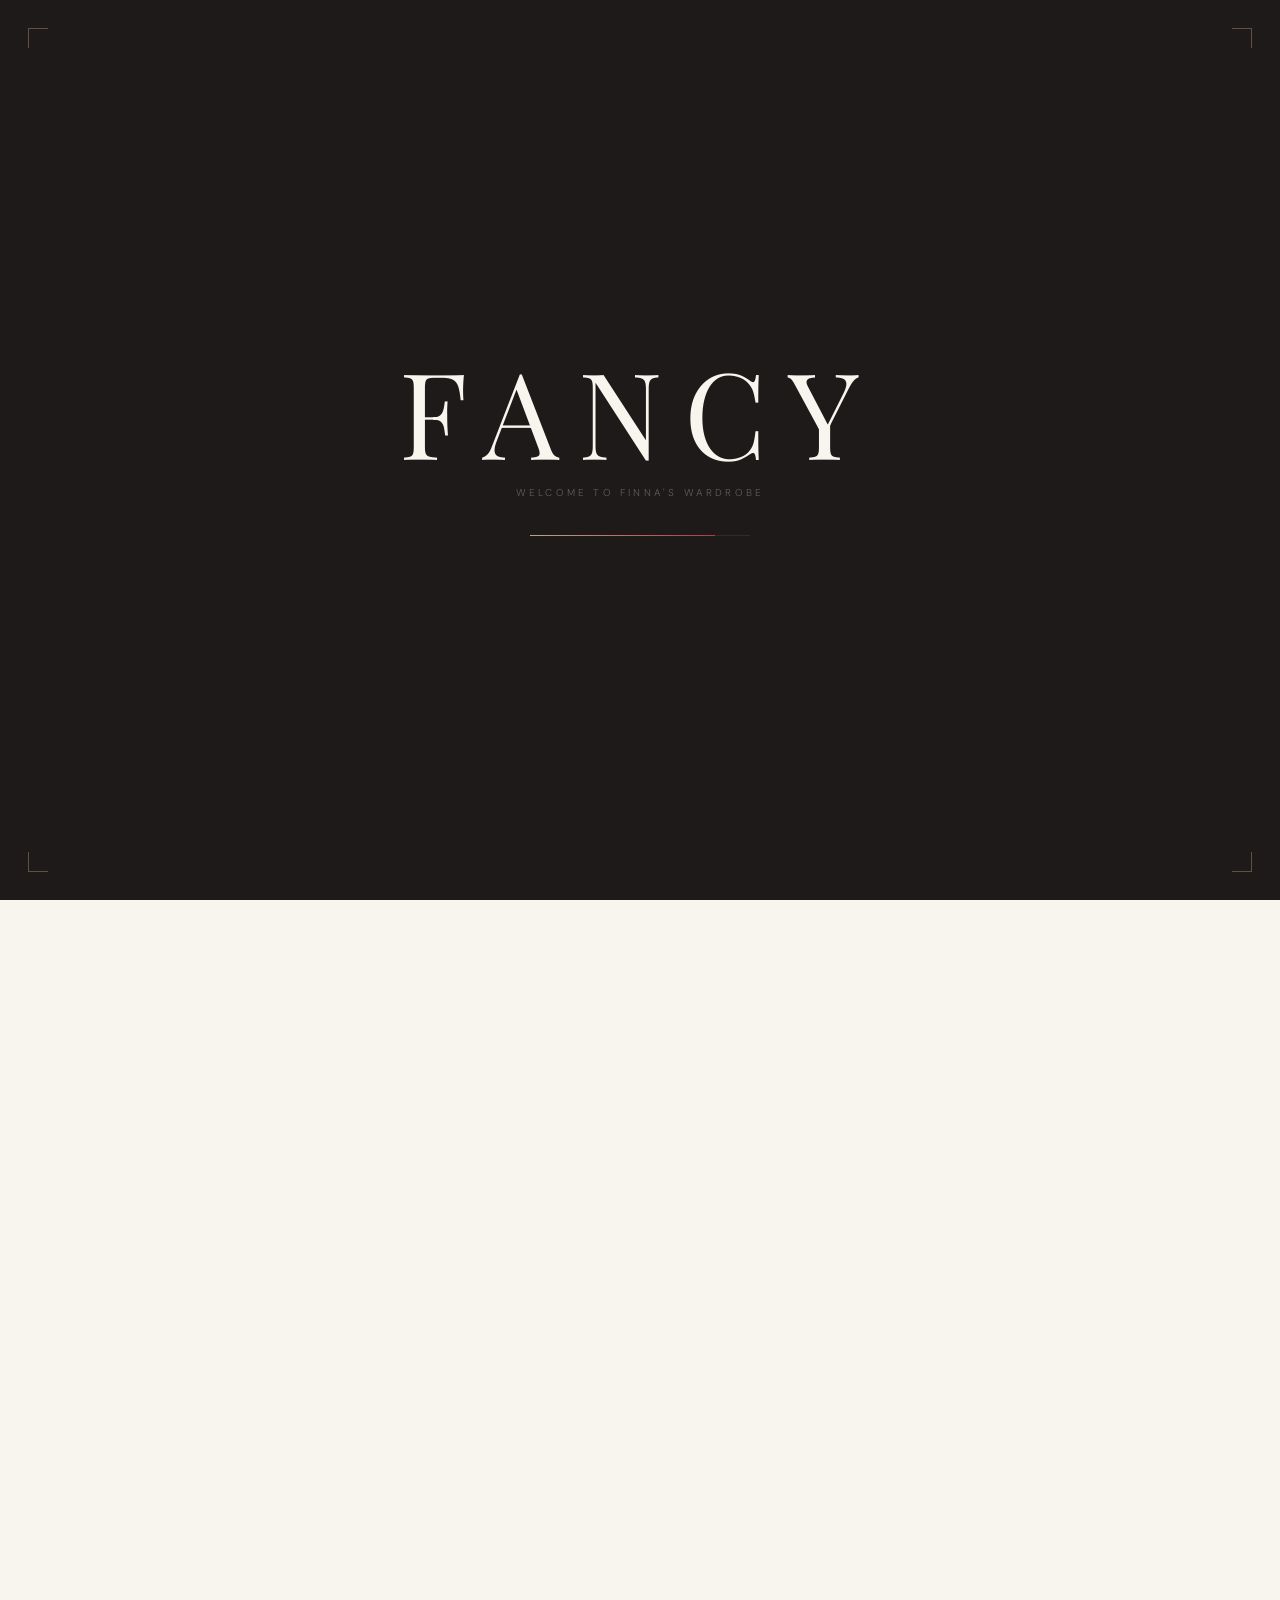
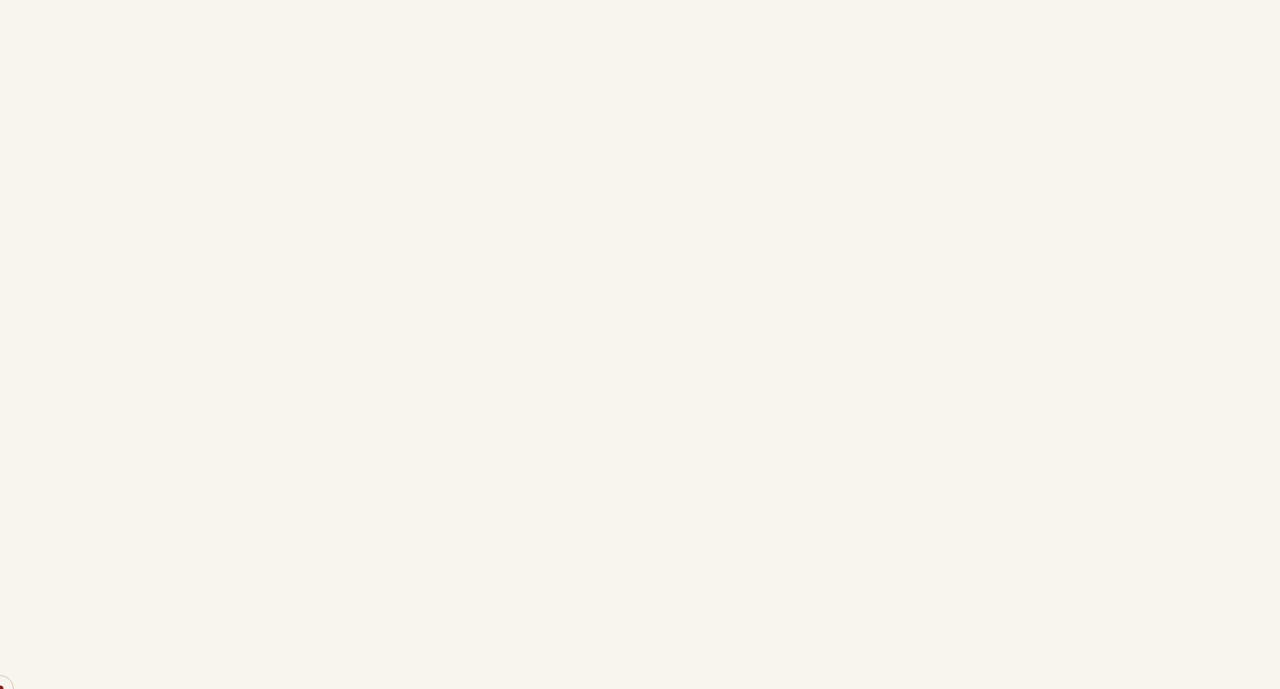
<file: index.html>
<!DOCTYPE html>
<html lang="en">
<head>
  <meta charset="UTF-8">
  <meta name="viewport" content="width=device-width, initial-scale=1.0, viewport-fit=cover">
  <meta name="description" content="Fancy — Finna's personal fashion archive.">
  <title>Fancy</title>
  <link rel="stylesheet" href="css/style.css">
  <link rel="preconnect" href="https://fonts.googleapis.com">
  <link href="https://fonts.googleapis.com/css2?family=Playfair+Display:ital,wght@0,300;0,400;1,300;1,400&family=DM+Sans:opsz,wght@9..40,200;9..40,300;9..40,400&family=Cormorant+Garamond:ital,wght@0,300;1,300;1,400&display=swap" rel="stylesheet">
</head>
<body>

  <!-- INTRO LOADER -->
  <div id="intro">
    <div class="intro-corners">
      <span></span><span></span><span></span><span></span>
    </div>
    <div class="intro-inner">
      <div class="intro-wordmark">FANCY</div>
      <div class="intro-tagline">Welcome to Finna's Wardrobe</div>
      <div class="intro-bar-wrap">
        <div class="intro-bar" id="introBar"></div>
      </div>
     <!--<div class="intro-pct" id="introPct">0</div>--> 
    </div>
  </div>

  <!-- APP -->
  <div id="app">

    <div class="atmosphere" aria-hidden="true">
      <div class="orb o1"></div>
      <div class="orb o2"></div>
      <div class="orb o3"></div>
    </div>

    <!-- TOP BAR -->
    <header class="top-bar" id="topBar">
      <div class="brand">
        <span class="brand-main">FANCY</span>
        <span class="brand-dot">·</span>
        <span class="brand-sub">archive</span>
      </div>
      <nav class="nav-links" id="navLinks">
        <a href="#atelier"    class="nav-link active" data-section="atelier">Atelier</a>
        <a href="#wardrobe"   class="nav-link"        data-section="wardrobe">Wardrobe</a>
        <a href="#generator"  class="nav-link"        data-section="generator">Dress Me</a>
        <a href="#week"       class="nav-link"        data-section="week">The Week</a>
        <a href="#essentials" class="nav-link"        data-section="essentials">Essentials</a>
      </nav>
      <button class="ham" id="ham" aria-label="menu">
        <span></span><span></span><span></span>
      </button>
    </header>

    <div class="mob-drawer" id="mobDrawer">
      <a href="#atelier"    class="mob-link">Atelier</a>
      <a href="#wardrobe"   class="mob-link">Wardrobe</a>
      <a href="#generator"  class="mob-link">Dress Me</a>
      <a href="#week"       class="mob-link">The Week</a>
      <a href="#essentials" class="mob-link">Essentials</a>
    </div>

    <!-- 1. ATELIER -->
    <section id="atelier" class="section">
      <div class="hero-split">
        <div class="hero-left">
          <div class="hero-eyebrow">
            <span class="eyebrow-line"></span>
            <span class="eyebrow-text">A private system of memory</span>
          </div>
          <h1 class="hero-title"> Nothing here is<br><em>accidental</em>
         </h1>
          <p class="hero-body">
           Every piece exists because it was chosen. Every choice becomes a pattern. 
           And patterns… eventually become identity.
            </p>
          <div class="hero-actions">
            <button class="btn btn-primary" data-scroll="wardrobe">Enter the Archive</button>
            <button class="btn btn-ghost"   data-scroll="generator">Construct a Look</button>
          </div>
        </div>
        <div class="hero-right">
          <div class="stats-cluster">
            <div class="stat-card sc-large">
              <div class="stat-num" id="stat-owned">0</div>
              <div class="stat-label">In Possession</div>
            </div>
            <div class="stat-card">
              <div class="stat-num" id="stat-wish">0</div>
              <div class="stat-label">On Desire</div>
            </div>
            <div class="stat-card">
              <div class="stat-num" id="stat-ess">0</div>
              <div class="stat-label">Essentials</div>
            </div>
            <div class="stat-card sc-accent">
              <div class="stat-num" id="stat-week">0</div>
              <div class="stat-label">Days Planned</div>
            </div>
          </div>
        </div>
      </div>
    </section>

    <!-- 2. WARDROBE -->
    <section id="wardrobe" class="section">
      <div class="section-head">
        <div>
          <h2 class="section-title">The <em>Wardrobe</em></h2>
          <p class="section-sub">All pieces, catalogued.</p>
        </div>
        <button class="btn btn-primary" id="openAddItem">Archive a Piece</button>
      </div>

      <div class="tab-row" id="statusTabs">
        <button class="tab active" data-status="owned">In Possession <span class="tab-count" id="cnt-owned">0</span></button>
        <button class="tab" data-status="arriving">Arriving Soon <span class="tab-count" id="cnt-arriving">0</span></button>
        <button class="tab" data-status="desire">On Desire <span class="tab-count" id="cnt-desire">0</span></button>
        <button class="tab" data-status="vault">The Vault <span class="tab-count" id="cnt-vault">0</span></button>
      </div>

      <div class="filter-row" id="catFilters">
        <button class="pill active" data-cat="all">All</button>
        <button class="pill" data-cat="old-money">Old Money</button>
        <button class="pill" data-cat="casual">Effortless Casual</button>
        <button class="pill" data-cat="evening">Evening Silhouette</button>
        <button class="pill" data-cat="day-dress">Day Dress</button>
        <button class="pill" data-cat="outerwear">Outerwear</button>
      </div>

      <div class="wardrobe-grid" id="wardrobeGrid"></div>
    </section>

    <!-- 3. DRESS ME -->
    <section id="generator" class="section section-dark">
  <div class="section-head invert">
    <div>
      <h2 class="section-title">Styling <em>Moment</em></h2>
      <p class="section-sub">What does today feel like?</p>
    </div>
  </div>

  <div class="gen-layout">

    <div class="gen-panel">

      <div class="gen-canvas">
        <div class="gen-question">
          What are you becoming today?
        </div>

        <input class="gen-input"
          id="genInput"
          placeholder="Work, soft, chaotic, romantic, invisible, focused..." />
      </div>

      <div class="gen-chips">
        <span>Old money</span>
        <span>Effortless</span>
        <span>Soft power</span>
        <span>Sharp</span>
        <span>Romantic</span>
        <span>Minimal</span>
      </div>

      <button class="btn btn-light gen-btn" id="genBtn">
        Interpret this
      </button>

    </div>

    <div class="gen-result" id="genResult">
      <div class="gen-placeholder">
        <div class="gen-ph-title">Your look will appear here.</div>
        <div class="gen-ph-sub">A composition of mood and intention.</div>
      </div>
    </div>

  </div>
</section>

    <!-- 4. THE WEEK -->
    <section id="week" class="section">
      <div class="section-head">
        <div>
          <h2 class="section-title">The <em>Week</em></h2>
          <p class="section-sub">Seven days, seven intentions.</p>
        </div>
      </div>

      <div class="week-config" id="weekConfig">
        <div class="week-config-title">What does your week look like?</div>
        <div class="week-config-sub">Set each day, then I will build your outfits.</div>
        <div class="week-day-grid" id="weekDayGrid"></div>
        <div class="week-config-actions">
          <button class="btn btn-primary" id="planWeekBtn">Plan My Week</button>
          <button class="btn btn-ghost"   id="workweekBtn">Work Week (Mon–Fri)</button>
          <button class="btn btn-ghost"   id="clearWeekBtn">Clear</button>
        </div>
      </div>

      <div class="week-drama" id="weekDrama" style="display:none;">
        <div class="drama-pct" id="dramaPct">0<span>%</span></div>
        <div class="drama-label">of your week is planned</div>
        <div class="drama-bar-wrap">
          <div class="drama-bar" id="dramaBar"></div>
        </div>
      </div>

      <div class="week-output-grid" id="weekOutput"></div>
    </section>

    <!-- 5. ESSENTIALS -->
    <section id="essentials" class="section">
      <div class="section-head">
        <div>
          <h2 class="section-title">The <em>Essentials</em></h2>
          <p class="section-sub">The things that complete every look.</p>
        </div>
        <button class="btn btn-primary" id="openAddEss">Add an Essential</button>
      </div>

      <div class="must-wrap">
        <div class="must-head">
          <div>
            <h3 class="must-title">Capsule Must-Haves</h3>
            <p class="must-sub">The archive non-negotiables. Mark what you own.</p>
          </div>
          <!--<div class="must-nav">
            <button class="must-arrow" id="carLeft">&#8592;</button>
            <button class="must-arrow" id="carRight">&#8594;</button>
          </div>-->
        </div>
        <div class="carousel" id="mustCarousel"></div>
      </div>

      <div class="tab-row" id="essTabs">
        <button class="tab active" data-etab="bags">Bags</button>
        <button class="tab" data-etab="shoes">Shoes</button>
        <button class="tab" data-etab="accessories">Adornments</button>
        <button class="tab" data-etab="scents">Scents</button>
      </div>

      <div class="essentials-grid" id="essGrid"></div>
    </section>

  </div><!-- /#app -->

  <!-- MODAL: Add Item -->
  <div class="modal-bg" id="addItemModal">
    <div class="modal">
      <button class="modal-close" data-close="addItemModal">&#215;</button>
      <div class="modal-title">Archive a Piece</div>
      <div class="modal-sub">Add a new garment to your collection</div>
      <div class="upload-zone" id="addUploadZone">
        <input type="file" accept="image/*" id="addImgFile">
        <img id="addImgPreview" class="upload-preview" alt="">
        <div class="upload-prompt" id="addUploadPrompt">
          <div class="upload-arrow">&#8593;</div>
          <div class="upload-hint">Upload image</div>
        </div>
      </div>
      <div class="field">
        <label class="field-label">Name the piece</label>
        <input type="text" class="field-input" id="addItemName" placeholder="e.g. The Ivory Blazer">
      </div>
      <div class="field-row">
        <div class="field">
          <label class="field-label">Category</label>
          <select class="field-select" id="addItemCat">
            <option value="old-money">Old Money</option>
            <option value="casual">Effortless Casual</option>
            <option value="evening">Evening Silhouette</option>
            <option value="day-dress">Day Dress</option>
            <option value="outerwear">Outerwear</option>
          </select>
        </div>
        <div class="field">
          <label class="field-label">Status</label>
          <select class="field-select" id="addItemStatus">
            <option value="owned">In Possession</option>
            <option value="arriving">Arriving Soon</option>
            <option value="desire">On Desire</option>
            <option value="vault">The Vault</option>
          </select>
        </div>
      </div>
      <button class="btn btn-primary btn-full" id="submitAddItem">Add to Archive</button>
    </div>
  </div>

  <!-- MODAL: Add Essential -->
  <div class="modal-bg" id="addEssModal">
    <div class="modal">
      <button class="modal-close" data-close="addEssModal">&#215;</button>
      <div class="modal-title">Add an Essential</div>
      <div class="modal-sub">A bag, a shoe, a scent, a sacred object</div>
      <div class="upload-zone">
        <input type="file" accept="image/*" id="essImgFile">
        <img id="essImgPreview" class="upload-preview" alt="">
        <div class="upload-prompt" id="essUploadPrompt">
          <div class="upload-arrow">&#8593;</div>
          <div class="upload-hint">Upload image</div>
        </div>
      </div>
      <div class="field">
        <label class="field-label">Name</label>
        <input type="text" class="field-input" id="essItemName" placeholder="e.g. The Lady Tote">
      </div>
      <div class="field-row">
        <div class="field">
          <label class="field-label">Type</label>
          <select class="field-select" id="essItemType">
            <option value="bags">Bag</option>
            <option value="shoes">Shoes</option>
            <option value="accessories">Adornment</option>
            <option value="scents">Scent</option>
          </select>
        </div>
        <div class="field">
          <label class="field-label">Notes</label>
          <input type="text" class="field-input" id="essItemNotes" placeholder="e.g. Evenings only">
        </div>
      </div>
      <button class="btn btn-primary btn-full" id="submitAddEss">Add to Archive</button>
    </div>
  </div>

  <div class="toast" id="toast" role="status" aria-live="polite"></div>

  <script src="js/data.js"></script>
  <script src="js/ui.js"></script>
  <script src="js/generator.js"></script>
  <script src="js/week.js"></script>
  <script src="js/loader.js"></script>
</body>
</html>
</file>
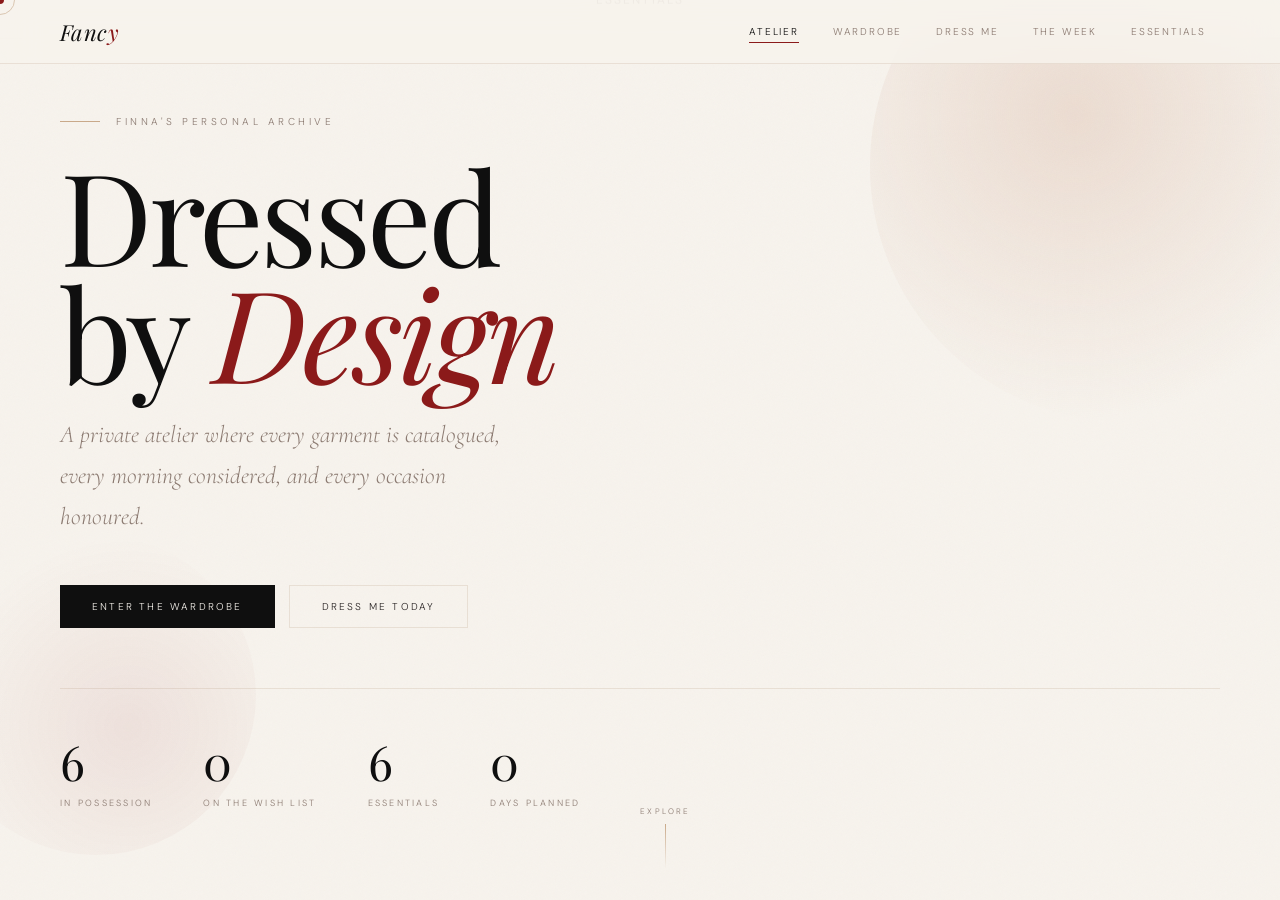
<file: index (1).html>
<!DOCTYPE html>
<html lang="en">
<head>
<meta charset="UTF-8">
<meta name="viewport" content="width=device-width, initial-scale=1.0, viewport-fit=cover">
<title>Fancy — Finna's Archive</title>
<meta name="description" content="A personal wardrobe archive, curated for Finna.">
<link rel="preconnect" href="https://fonts.googleapis.com">
<link href="https://fonts.googleapis.com/css2?family=Playfair+Display:ital,wght@0,400;0,500;1,400;1,500&family=DM+Sans:wght@200;300;400&family=Cormorant:ital,wght@0,300;1,300;1,400&display=swap" rel="stylesheet">
<style>
/* =============================================
   DESIGN TOKENS
============================================= */
:root {
  --ivory:    #F7F3ED;
  --cream:    #EDE6DB;
  --blush:    #E4CDBF;
  --sand:     #C9A98A;
  --black:    #0F0F0F;
  --charcoal: #2A2525;
  --muted:    #8C7B72;
  --scarlet:  #8B1A1A;
  --rose:     #C0524A;
  --border:   rgba(180,155,130,0.22);
  --glass:    rgba(247,243,237,0.82);

  --font-display: 'Playfair Display', serif;
  --font-body:    'DM Sans', sans-serif;
  --font-italic:  'Cormorant', serif;

  --ease-out:  cubic-bezier(0.16,1,0.3,1);
  --ease-in:   cubic-bezier(0.7,0,0.84,0);
  --spring:    cubic-bezier(0.34,1.56,0.64,1);
}

/* =============================================
   RESET & BASE
============================================= */
*, *::before, *::after { margin:0; padding:0; box-sizing:border-box; }
html { scroll-behavior: smooth; font-size: 16px; }
body {
  font-family: var(--font-body);
  background: var(--ivory);
  color: var(--charcoal);
  overflow-x: hidden;
  -webkit-font-smoothing: antialiased;
}
button { cursor: pointer; font-family: var(--font-body); }
input, select, textarea { font-family: var(--font-body); }
a { text-decoration: none; color: inherit; }
img { display: block; width: 100%; }

/* =============================================
   CUSTOM CURSOR (desktop only)
============================================= */
@media (pointer: fine) {
  body { cursor: none; }
  #cur, #cur-trail {
    position: fixed; border-radius: 50%;
    pointer-events: none; z-index: 9999;
    transform: translate(-50%,-50%);
  }
  #cur {
    width: 8px; height: 8px;
    background: var(--scarlet);
    transition: transform .12s var(--spring), background .3s;
  }
  #cur-trail {
    width: 30px; height: 30px;
    border: 1px solid var(--sand);
    opacity: .6;
    transition: left .18s var(--ease-out), top .18s var(--ease-out), transform .3s var(--spring);
  }
  body:has(button:hover) #cur,
  body:has(a:hover) #cur { transform: translate(-50%,-50%) scale(2.5); background: var(--rose); }
}

/* =============================================
   PRELOADER
============================================= */
#preloader {
  position: fixed; inset: 0; z-index: 9000;
  background: var(--black);
  display: flex; flex-direction: column;
  align-items: center; justify-content: center;
  gap: 32px;
  transition: opacity .8s var(--ease-in), transform .8s var(--ease-in);
}
#preloader.hide { opacity: 0; transform: translateY(-8px); pointer-events: none; }

.pre-corners span {
  position: fixed; width: 22px; height: 22px;
  border-color: var(--sand); border-style: solid; opacity: .5;
}
.pre-corners span:nth-child(1) { top:28px; left:28px; border-width:1px 0 0 1px; }
.pre-corners span:nth-child(2) { top:28px; right:28px; border-width:1px 1px 0 0; }
.pre-corners span:nth-child(3) { bottom:28px; left:28px; border-width:0 0 1px 1px; }
.pre-corners span:nth-child(4) { bottom:28px; right:28px; border-width:0 1px 1px 0; }

.pre-pct {
  font-family: var(--font-display);
  font-size: clamp(80px, 20vw, 160px);
  font-weight: 400;
  color: var(--ivory);
  line-height: 1;
  letter-spacing: -0.04em;
  opacity: 0;
  animation: fadeIn .4s .3s var(--ease-out) forwards;
}
.pre-pct sup {
  font-size: .35em;
  vertical-align: super;
  color: var(--scarlet);
  letter-spacing: 0;
}
.pre-label {
  font-size: 10px;
  letter-spacing: .35em;
  text-transform: uppercase;
  color: var(--muted);
  font-weight: 300;
  opacity: 0;
  animation: fadeIn .4s .5s var(--ease-out) forwards;
}
.pre-bar-wrap {
  width: min(320px, 80vw);
  height: 1px;
  background: rgba(255,255,255,.08);
  position: relative;
  overflow: hidden;
  opacity: 0;
  animation: fadeIn .4s .6s var(--ease-out) forwards;
}
.pre-bar {
  position: absolute; top: 0; left: 0; height: 100%;
  background: linear-gradient(90deg, var(--sand), var(--rose));
  width: 0;
  transition: width .05s linear;
}

@keyframes fadeIn { from{opacity:0;transform:translateY(8px)} to{opacity:1;transform:none} }

/* =============================================
   HEADER / NAV
============================================= */
header {
  position: fixed; top: 0; left: 0; right: 0; z-index: 500;
  height: 64px;
  display: flex; align-items: center; justify-content: space-between;
  padding: 0 clamp(20px, 5vw, 60px);
  background: var(--glass);
  backdrop-filter: blur(20px) saturate(1.4);
  -webkit-backdrop-filter: blur(20px) saturate(1.4);
  border-bottom: 1px solid var(--border);
  transition: background .4s;
}

.logo {
  font-family: var(--font-display);
  font-size: 22px;
  font-weight: 400;
  letter-spacing: .02em;
  color: var(--black);
  font-style: italic;
}
.logo-dot { color: var(--scarlet); }

nav {
  display: flex; gap: 6px; align-items: center;
}
.nav-btn {
  padding: 7px 14px;
  font-size: 10px;
  letter-spacing: .18em;
  text-transform: uppercase;
  color: var(--muted);
  background: transparent;
  border: none;
  font-weight: 300;
  transition: color .25s;
  position: relative;
  white-space: nowrap;
}
.nav-btn::after {
  content: '';
  position: absolute; bottom: 2px; left: 50%; right: 50%;
  height: 1px; background: var(--scarlet);
  transition: left .3s var(--ease-out), right .3s var(--ease-out);
}
.nav-btn:hover, .nav-btn.active { color: var(--black); }
.nav-btn.active::after { left: 14px; right: 14px; }

/* Hamburger (mobile) */
.hamburger {
  display: none; flex-direction: column; gap: 5px;
  background: none; border: none; padding: 4px;
}
.hamburger span {
  display: block; width: 22px; height: 1.5px;
  background: var(--charcoal);
  transition: all .3s var(--ease-out);
}
.hamburger.open span:nth-child(1) { transform: rotate(45deg) translate(4.5px,4.5px); }
.hamburger.open span:nth-child(2) { opacity: 0; transform: translateX(-8px); }
.hamburger.open span:nth-child(3) { transform: rotate(-45deg) translate(4.5px,-4.5px); }

/* Mobile Drawer */
.mob-nav {
  position: fixed; top: 64px; left: 0; right: 0; z-index: 490;
  background: var(--glass);
  backdrop-filter: blur(20px);
  -webkit-backdrop-filter: blur(20px);
  border-bottom: 1px solid var(--border);
  padding: 16px 0;
  display: flex; flex-direction: column; align-items: center; gap: 0;
  transform: translateY(-110%);
  transition: transform .4s var(--ease-out);
}
.mob-nav.open { transform: none; }
.mob-nav .nav-btn { font-size: 12px; padding: 14px 20px; width: 100%; text-align: center; }

/* =============================================
   PAGE SYSTEM
============================================= */
.page {
  min-height: 100vh;
  display: none;
  opacity: 0;
  transform: translateY(16px);
  transition: opacity .5s var(--ease-out), transform .5s var(--ease-out);
}
.page.active {
  display: block;
  opacity: 1;
  transform: none;
}

/* Per-page personality via data attribute */
/* Home = warm ivory */
/* Wardrobe = cream with soft texture */
/* Generator = dramatic dark */
/* Week = airy blush */
/* Essentials = deep neutral */

/* =============================================
   DECORATIVE CORNERS (reusable)
============================================= */
.corner-wrap { position: relative; }
.corners span {
  position: absolute; width: 14px; height: 14px;
  border-color: var(--sand); border-style: solid; opacity: .4;
  pointer-events: none;
}
.corners span:nth-child(1) { top:-1px; left:-1px; border-width:1px 0 0 1px; }
.corners span:nth-child(2) { top:-1px; right:-1px; border-width:1px 1px 0 0; }
.corners span:nth-child(3) { bottom:-1px; left:-1px; border-width:0 0 1px 1px; }
.corners span:nth-child(4) { bottom:-1px; right:-1px; border-width:0 1px 1px 0; }

/* =============================================
   SECTION WRAPPER
============================================= */
.wrap {
  max-width: 1280px;
  margin: 0 auto;
  padding: 0 clamp(20px, 5vw, 60px);
}
.pt { padding-top: 64px; }

/* =============================================
   HOME PAGE
============================================= */
#home {
  background: var(--ivory);
  position: relative;
  overflow: hidden;
}

.home-grain {
  position: fixed; inset: 0; pointer-events: none; z-index: 1;
  opacity: .03;
  background-image: url("data:image/svg+xml,%3Csvg viewBox='0 0 256 256' xmlns='http://www.w3.org/2000/svg'%3E%3Cfilter id='noise'%3E%3CfeTurbulence type='fractalNoise' baseFrequency='0.9' numOctaves='4' stitchTiles='stitch'/%3E%3C/filter%3E%3Crect width='100%25' height='100%25' filter='url(%23noise)'/%3E%3C/svg%3E");
  background-size: 128px;
}

/* Floating orbs */
.orb {
  position: absolute; border-radius: 50%;
  pointer-events: none; will-change: transform;
  animation: float 8s ease-in-out infinite;
}
.orb-1 {
  width: clamp(300px,40vw,600px); height: clamp(300px,40vw,600px);
  top: -10%; right: -8%;
  background: radial-gradient(circle at 40% 40%, rgba(228,205,191,.6), transparent 70%);
  animation-delay: 0s;
}
.orb-2 {
  width: clamp(200px,25vw,380px); height: clamp(200px,25vw,380px);
  bottom: 5%; left: -5%;
  background: radial-gradient(circle at 60% 60%, rgba(139,26,26,.08), transparent 70%);
  animation-delay: -4s;
}
@keyframes float {
  0%,100% { transform: translateY(0) rotate(0deg); }
  50% { transform: translateY(-20px) rotate(3deg); }
}

.hero-wrap {
  min-height: 100vh;
  display: flex; flex-direction: column; justify-content: center;
  padding-top: 64px;
  position: relative; z-index: 2;
}

.hero-eyebrow {
  display: flex; align-items: center; gap: 16px;
  margin-bottom: 28px;
  opacity: 0; animation: slideUp .7s .2s var(--ease-out) forwards;
}
.hero-eyebrow-line { width: 40px; height: 1px; background: var(--sand); }
.hero-eyebrow-text {
  font-size: 10px; letter-spacing: .35em; text-transform: uppercase;
  color: var(--muted); font-weight: 300;
}

.hero-title {
  font-family: var(--font-display);
  font-size: clamp(54px, 10vw, 130px);
  font-weight: 400; line-height: .92;
  letter-spacing: -.03em;
  color: var(--black);
  opacity: 0; animation: slideUp .8s .3s var(--ease-out) forwards;
}
.hero-title em { font-style: italic; color: var(--scarlet); }

.hero-sub {
  font-family: var(--font-italic);
  font-size: clamp(16px,2.5vw,24px);
  font-style: italic;
  color: var(--muted);
  font-weight: 300;
  margin-top: 24px; max-width: 440px; line-height: 1.7;
  opacity: 0; animation: slideUp .8s .45s var(--ease-out) forwards;
}

.hero-ctas {
  display: flex; flex-wrap: wrap; gap: 14px;
  margin-top: 48px;
  opacity: 0; animation: slideUp .8s .6s var(--ease-out) forwards;
}

@keyframes slideUp {
  from { opacity:0; transform:translateY(24px); }
  to   { opacity:1; transform:none; }
}

/* STATS ROW */
.stats-row {
  display: flex; gap: clamp(24px,4vw,60px);
  padding: 40px 0; margin-top: 60px;
  border-top: 1px solid var(--border);
  opacity: 0; animation: slideUp .8s .75s var(--ease-out) forwards;
}
.stat-item { display: flex; flex-direction: column; gap: 4px; }
.stat-num {
  font-family: var(--font-display);
  font-size: clamp(28px,4vw,48px);
  font-weight: 400; letter-spacing: -.03em;
  color: var(--black);
}
.stat-label {
  font-size: 9px; letter-spacing: .25em; text-transform: uppercase;
  color: var(--muted); font-weight: 300;
}

/* SCROLL CUE */
.scroll-cue {
  position: absolute; bottom: 32px; left: 50%;
  transform: translateX(-50%);
  display: flex; flex-direction: column; align-items: center; gap: 8px;
  color: var(--muted); z-index: 2;
  opacity: 0; animation: fadeIn 1s 1.2s forwards;
}
.scroll-cue span {
  font-size: 8px; letter-spacing: .3em; text-transform: uppercase; font-weight: 300;
}
.scroll-cue-arrow {
  width: 1px; height: 44px;
  background: linear-gradient(to bottom, var(--sand), transparent);
  animation: scrollCue 2s ease-in-out infinite;
}
@keyframes scrollCue {
  0%,100% { opacity:.4; transform:scaleY(1); }
  50% { opacity:1; transform:scaleY(1.15); }
}

/* BUTTONS */
.btn {
  display: inline-flex; align-items: center; gap: 8px;
  padding: 14px 32px;
  font-size: 10px; letter-spacing: .22em; text-transform: uppercase;
  font-weight: 300; border: none;
  transition: all .3s var(--ease-out);
  position: relative; overflow: hidden;
}
.btn::before {
  content: '';
  position: absolute; inset: 0;
  transform: translateX(-101%);
  transition: transform .35s var(--ease-out);
}
.btn:hover::before { transform: none; }

.btn-dark {
  background: var(--black); color: var(--ivory);
}
.btn-dark::before { background: var(--scarlet); }

.btn-outline {
  background: transparent; color: var(--charcoal);
  border: 1px solid var(--border);
}
.btn-outline::before { background: var(--cream); }
.btn-outline:hover { border-color: var(--black); }

.btn-scarlet {
  background: var(--scarlet); color: var(--ivory);
}
.btn-scarlet::before { background: #6e1414; }

/* =============================================
   SECTION HEADERS (shared)
============================================= */
.sec-head {
  display: flex; justify-content: space-between; align-items: flex-end;
  padding: 60px 0 40px;
  border-bottom: 1px solid var(--border);
  margin-bottom: 40px;
  gap: 20px; flex-wrap: wrap;
}
.sec-title {
  font-family: var(--font-display);
  font-size: clamp(36px, 5vw, 58px);
  font-weight: 400; letter-spacing: -.025em;
  line-height: 1;
}
.sec-title em { font-style: italic; color: var(--scarlet); }
.sec-subtitle {
  font-size: 9px; letter-spacing: .3em; text-transform: uppercase;
  color: var(--muted); font-weight: 300; margin-top: 8px;
}

/* =============================================
   WARDROBE PAGE
============================================= */
#wardrobe {
  background: var(--cream);
  background-image: 
    radial-gradient(ellipse at 80% 10%, rgba(228,205,191,.5) 0%, transparent 50%),
    radial-gradient(ellipse at 10% 90%, rgba(139,26,26,.04) 0%, transparent 50%);
}

/* STATUS TABS */
.status-tabs {
  display: flex; gap: 0;
  overflow-x: auto; scrollbar-width: none;
  border-bottom: 1px solid var(--border);
  margin-bottom: 28px;
}
.status-tabs::-webkit-scrollbar { display: none; }

.stab {
  padding: 12px 22px;
  font-size: 10px; letter-spacing: .18em; text-transform: uppercase;
  color: var(--muted); font-weight: 300;
  background: transparent; border: none;
  border-bottom: 2px solid transparent;
  margin-bottom: -1px;
  white-space: nowrap;
  transition: color .25s, border-color .25s;
  display: flex; align-items: center; gap: 8px;
}
.stab:hover { color: var(--charcoal); }
.stab.active { color: var(--black); border-bottom-color: var(--scarlet); }
.stab-count {
  font-size: 9px; padding: 2px 7px;
  background: var(--blush);
  color: var(--muted);
  border-radius: 99px;
}
.stab.active .stab-count {
  background: var(--scarlet); color: var(--ivory);
}

/* CATEGORY PILLS */
.cat-row {
  display: flex; gap: 8px; flex-wrap: wrap;
  margin-bottom: 32px;
}
.cat-pill {
  padding: 8px 18px;
  font-size: 9px; letter-spacing: .18em; text-transform: uppercase;
  color: var(--muted); font-weight: 300;
  background: transparent;
  border: 1px solid var(--border);
  transition: all .25s;
}
.cat-pill:hover { border-color: var(--charcoal); color: var(--charcoal); }
.cat-pill.active {
  background: var(--black); color: var(--ivory); border-color: var(--black);
}

/* CLOTHES GRID */
.clothes-grid {
  display: grid;
  grid-template-columns: repeat(auto-fill, minmax(min(240px, 45vw), 1fr));
  gap: clamp(8px,1.5vw,14px);
}

.c-card {
  background: var(--ivory);
  position: relative; overflow: hidden;
  transition: transform .4s var(--ease-out), box-shadow .4s;
  animation: fadeUp .5s var(--ease-out) both;
}
.c-card:hover {
  transform: translateY(-4px);
  box-shadow: 0 20px 50px rgba(15,15,15,.1);
}

@keyframes fadeUp {
  from { opacity:0; transform:translateY(20px); }
  to { opacity:1; transform:none; }
}

.c-card-img {
  aspect-ratio: 3/4;
  overflow: hidden;
  background: var(--blush);
  display: flex; align-items: center; justify-content: center;
  position: relative;
}
.c-card-img img {
  width: 100%; height: 100%; object-fit: cover;
  transition: transform .6s var(--ease-out);
}
.c-card:hover .c-card-img img { transform: scale(1.05); }

.c-card-ph {
  display: flex; flex-direction: column; align-items: center;
  justify-content: center; gap: 10px;
  color: var(--muted); opacity: .5;
  height: 100%;
  font-size: 9px; letter-spacing: .2em; text-transform: uppercase;
}
.c-card-ph-icon { font-size: 28px; }

.c-card-overlay {
  position: absolute; inset: 0;
  background: rgba(15,15,15,.55);
  display: flex; align-items: center; justify-content: center; gap: 8px;
  opacity: 0;
  transition: opacity .3s;
  backdrop-filter: blur(2px);
}
.c-card:hover .c-card-overlay { opacity: 1; }

.c-card-overlay button {
  padding: 9px 16px;
  font-size: 9px; letter-spacing: .18em; text-transform: uppercase;
  font-weight: 300; border: none;
  transition: transform .2s var(--spring);
}
.c-card-overlay button:hover { transform: scale(1.05); }
.c-card-overlay .ov-view { background: var(--ivory); color: var(--black); }
.c-card-overlay .ov-move { background: var(--scarlet); color: var(--ivory); }

.c-card-body { padding: 14px 16px; }
.c-card-name {
  font-family: var(--font-display);
  font-size: clamp(15px,2vw,19px);
  font-weight: 400; letter-spacing: -.01em; margin-bottom: 4px;
}
.c-card-cat {
  font-size: 9px; letter-spacing: .18em; text-transform: uppercase;
  color: var(--muted); font-weight: 300;
}

.c-status-dot {
  position: absolute; top: 12px; left: 12px;
  width: 7px; height: 7px; border-radius: 50%;
}
.dot-owned   { background: var(--scarlet); }
.dot-arriving { background: var(--sand); }
.dot-wishlist { background: var(--muted); opacity: .6; }
.dot-vault { background: var(--charcoal); opacity: .4; }

/* Add card */
.c-card-add {
  background: transparent;
  border: 1px dashed var(--border);
  display: flex; flex-direction: column;
  align-items: center; justify-content: center;
  gap: 10px; aspect-ratio: 3/4;
  font-size: 9px; letter-spacing: .2em; text-transform: uppercase;
  color: var(--muted); font-weight: 300;
  transition: all .3s;
  width: 100%;
}
.c-card-add:hover {
  border-color: var(--charcoal); color: var(--charcoal);
  background: rgba(255,255,255,.3);
}
.c-card-add-icon { font-size: 26px; color: var(--blush); transition: color .3s; }
.c-card-add:hover .c-card-add-icon { color: var(--sand); }

/* =============================================
   GENERATOR PAGE
============================================= */
#generator {
  background: var(--black);
  background-image:
    radial-gradient(ellipse at 70% 0%, rgba(139,26,26,.2) 0%, transparent 50%),
    radial-gradient(ellipse at 20% 80%, rgba(228,205,191,.06) 0%, transparent 50%);
  color: var(--ivory);
  min-height: 100vh;
}
#generator .sec-title { color: var(--ivory); }
#generator .sec-subtitle { color: rgba(255,255,255,.35); }
#generator .sec-head { border-bottom-color: rgba(255,255,255,.08); }

.gen-layout {
  display: grid;
  grid-template-columns: 340px 1fr;
  gap: 48px;
  align-items: start;
}
@media (max-width: 768px) {
  .gen-layout { grid-template-columns: 1fr; }
}

/* Form card */
.gen-form-card {
  background: rgba(255,255,255,.04);
  border: 1px solid rgba(255,255,255,.08);
  padding: 32px;
  position: sticky; top: 80px;
}

.form-sec { margin-bottom: 28px; }
.form-sec-label {
  font-size: 9px; letter-spacing: .3em; text-transform: uppercase;
  color: rgba(255,255,255,.35); font-weight: 300; margin-bottom: 12px;
  display: block;
}

.occasion-grid, .mood-grid { display: grid; grid-template-columns: 1fr 1fr; gap: 6px; }

.tog {
  padding: 11px 8px;
  font-size: 9px; letter-spacing: .15em; text-transform: uppercase;
  font-weight: 300;
  background: rgba(255,255,255,.04);
  border: 1px solid rgba(255,255,255,.08);
  color: rgba(255,255,255,.45);
  transition: all .25s;
  text-align: center;
}
.tog:hover { background: rgba(255,255,255,.08); color: rgba(255,255,255,.8); }
.tog.active {
  background: var(--scarlet); color: var(--ivory);
  border-color: var(--scarlet);
}

.gen-select {
  width: 100%;
  background: rgba(255,255,255,.04);
  border: 1px solid rgba(255,255,255,.1);
  color: rgba(255,255,255,.7);
  padding: 12px 14px;
  font-size: 11px; font-weight: 300;
  appearance: none;
  transition: border-color .25s;
}
.gen-select:focus { outline: none; border-color: rgba(255,255,255,.3); }
option { background: #1a1a1a; }

.gen-btn {
  width: 100%; padding: 16px;
  background: var(--ivory); color: var(--black);
  border: none;
  font-size: 10px; letter-spacing: .28em; text-transform: uppercase;
  font-weight: 300;
  transition: background .3s, color .3s, transform .2s var(--spring);
  margin-top: 8px;
}
.gen-btn:hover {
  background: var(--scarlet); color: var(--ivory);
  transform: translateY(-1px);
}

/* Outfit display */
.gen-empty {
  display: flex; flex-direction: column;
  align-items: center; justify-content: center;
  min-height: 400px;
  color: rgba(255,255,255,.2);
  text-align: center; gap: 16px;
}
.gen-empty-title {
  font-family: var(--font-display);
  font-size: clamp(28px,4vw,42px);
  font-style: italic; font-weight: 400;
  color: rgba(255,255,255,.15);
}
.gen-empty p {
  font-size: 10px; letter-spacing: .2em; text-transform: uppercase;
  font-weight: 300; line-height: 2;
  color: rgba(255,255,255,.18);
}

.outfit-card { animation: fadeUp .6s var(--ease-out) forwards; }

.outfit-header {
  display: flex; justify-content: space-between;
  align-items: flex-start; margin-bottom: 32px;
  flex-wrap: wrap; gap: 12px;
}
.outfit-date-text {
  font-family: var(--font-display);
  font-size: clamp(28px,3.5vw,42px);
  font-style: italic;
  color: var(--ivory);
}
.outfit-tag {
  padding: 8px 18px;
  background: var(--scarlet);
  font-size: 9px; letter-spacing: .22em;
  text-transform: uppercase; font-weight: 300;
  color: var(--ivory);
}

.outfit-pieces-grid {
  display: grid;
  grid-template-columns: repeat(auto-fill, minmax(min(160px,40vw),1fr));
  gap: 8px; margin-bottom: 28px;
}

.outfit-piece-card {
  background: rgba(255,255,255,.04);
  border: 1px solid rgba(255,255,255,.06);
  overflow: hidden;
  animation: fadeUp .4s var(--ease-out) both;
}

.outfit-piece-img {
  aspect-ratio: 3/4;
  display: flex; align-items: center; justify-content: center;
  font-size: 32px; opacity: .3;
  background: rgba(255,255,255,.03);
  overflow: hidden;
}
.outfit-piece-img img {
  width: 100%; height: 100%; object-fit: cover; opacity: 1;
}

.outfit-piece-info { padding: 10px 12px; }
.outfit-piece-type {
  font-size: 8px; letter-spacing: .2em; text-transform: uppercase;
  color: rgba(255,255,255,.3); font-weight: 300; margin-bottom: 3px;
}
.outfit-piece-name {
  font-family: var(--font-display);
  font-size: 14px; color: var(--ivory);
}

.outfit-note {
  border-left: 2px solid var(--scarlet);
  padding: 16px 20px;
  margin-bottom: 20px;
  background: rgba(139,26,26,.08);
  font-family: var(--font-italic);
  font-size: clamp(16px,2vw,20px);
  font-style: italic; color: rgba(255,255,255,.6);
  line-height: 1.7;
}

.outfit-actions { display: flex; gap: 10px; flex-wrap: wrap; }
.outfit-actions .btn { font-size: 9px; padding: 13px 24px; }

/* =============================================
   WEEKLY PLANNER PAGE
============================================= */
#weekly {
  background: var(--ivory);
  background-image: radial-gradient(ellipse at 90% 50%, rgba(228,205,191,.4) 0%, transparent 60%);
}

.week-setup {
  background: var(--cream);
  border: 1px solid var(--border);
  padding: 32px;
  margin-bottom: 40px;
}
.week-setup-title {
  font-family: var(--font-display);
  font-size: 22px; font-style: italic;
  margin-bottom: 20px; color: var(--black);
}

.week-day-inputs {
  display: grid;
  grid-template-columns: repeat(auto-fill, minmax(min(160px,42vw), 1fr));
  gap: 10px; margin-bottom: 24px;
}

.day-input-cell {
  display: flex; flex-direction: column; gap: 6px;
}
.day-input-label {
  font-size: 8px; letter-spacing: .25em; text-transform: uppercase;
  color: var(--muted); font-weight: 300;
}
.day-select {
  background: var(--ivory);
  border: 1px solid var(--border);
  padding: 10px 12px;
  font-size: 10px; color: var(--charcoal); font-weight: 300;
  appearance: none;
  transition: border-color .25s;
}
.day-select:focus { outline: none; border-color: var(--charcoal); }

.plan-btn {
  display: flex; align-items: center; gap: 12px;
}

/* WEEK PROGRESS — drama stat */
.week-progress-wrap {
  margin-bottom: 40px;
  background: var(--black);
  padding: 28px 32px;
  color: var(--ivory);
  display: flex; align-items: center; gap: 32px;
  flex-wrap: wrap;
}
.week-pct-big {
  font-family: var(--font-display);
  font-size: clamp(48px,8vw,88px);
  font-weight: 400; letter-spacing: -.04em;
  color: var(--ivory); line-height: 1;
}
.week-pct-big span { color: var(--scarlet); font-size: .5em; vertical-align: super; }
.week-pct-label {
  font-size: 9px; letter-spacing: .3em; text-transform: uppercase;
  color: rgba(255,255,255,.3); font-weight: 300; margin-top: 6px;
}
.week-bar-track {
  flex: 1; min-width: 160px;
  height: 2px; background: rgba(255,255,255,.08);
  position: relative; overflow: hidden;
}
.week-bar-fill {
  height: 100%;
  background: linear-gradient(90deg, var(--sand), var(--scarlet));
  width: 0;
  transition: width 1.2s var(--ease-out);
}

/* WEEK GRID */
.week-grid {
  display: grid;
  grid-template-columns: repeat(7, 1fr);
  gap: 6px;
}
@media (max-width: 900px) {
  .week-grid { grid-template-columns: repeat(4,1fr); }
}
@media (max-width: 560px) {
  .week-grid { grid-template-columns: repeat(2,1fr); }
}

.day-card {
  background: var(--cream);
  border: 1px solid var(--border);
  padding: 16px 14px;
  min-height: 180px;
  transition: transform .3s var(--ease-out), box-shadow .3s;
  position: relative; overflow: hidden;
}
.day-card::before {
  content: '';
  position: absolute; bottom: 0; left: 0;
  width: 100%; height: 3px;
  background: var(--scarlet);
  transform: scaleX(0);
  transform-origin: left;
  transition: transform .4s var(--ease-out);
}
.day-card.has-plan::before { transform: scaleX(1); }
.day-card.has-plan:hover { transform: translateY(-3px); box-shadow: 0 12px 32px rgba(15,15,15,.08); }

.day-card-name {
  font-size: 8px; letter-spacing: .28em; text-transform: uppercase;
  color: var(--muted); font-weight: 300; margin-bottom: 6px;
}
.day-card-occ {
  font-family: var(--font-display);
  font-size: 13px; font-style: italic;
  color: var(--scarlet); margin-bottom: 10px;
}
.day-piece-item {
  font-size: 10px; color: var(--charcoal); font-weight: 300;
  padding: 4px 0; border-bottom: 1px solid var(--border);
  letter-spacing: .03em;
}
.day-piece-item:last-child { border: none; }

.day-card-empty {
  display: flex; align-items: center; justify-content: center;
  min-height: 180px;
  border: 1px dashed var(--border);
  color: var(--muted); opacity: .5;
  font-size: 9px; letter-spacing: .2em; text-transform: uppercase; font-weight: 300;
  text-align: center;
}

/* =============================================
   ESSENTIALS PAGE
============================================= */
#essentials {
  background: var(--cream);
  background-image: radial-gradient(ellipse at 30% 20%, rgba(139,26,26,.06) 0%, transparent 50%);
}

/* MUST-HAVES strip */
.must-haves-section { margin-bottom: 56px; }
.must-haves-title {
  font-family: var(--font-display);
  font-size: clamp(24px,3.5vw,40px);
  font-style: italic; margin-bottom: 6px;
}
.must-haves-sub {
  font-size: 9px; letter-spacing: .25em; text-transform: uppercase;
  color: var(--muted); font-weight: 300; margin-bottom: 28px;
}

/* Carousel */
.carousel-wrap { position: relative; }
.carousel {
  display: flex; gap: 12px;
  overflow-x: auto; scrollbar-width: none;
  scroll-snap-type: x mandatory;
  padding-bottom: 16px;
  -webkit-overflow-scrolling: touch;
}
.carousel::-webkit-scrollbar { display: none; }

.must-card {
  flex: 0 0 min(200px, 44vw);
  scroll-snap-align: start;
  background: var(--ivory);
  border: 1px solid var(--border);
  padding: 0 0 16px;
  position: relative;
  transition: transform .3s var(--ease-out);
}
.must-card:hover { transform: translateY(-4px); }

.must-card-img {
  aspect-ratio: 1/1;
  display: flex; align-items: center; justify-content: center;
  font-size: 36px;
  background: var(--blush);
  margin-bottom: 12px;
}
.must-card-img img { width: 100%; height: 100%; object-fit: cover; }

.must-card-name {
  font-family: var(--font-display);
  font-size: 15px; padding: 0 14px; margin-bottom: 4px;
}
.must-card-desc {
  font-size: 10px; color: var(--muted); font-weight: 300;
  padding: 0 14px; line-height: 1.5;
}
.must-card-status {
  display: flex; gap: 6px; padding: 8px 14px 0;
}
.mstatus-btn {
  flex: 1; padding: 7px 4px;
  font-size: 8px; letter-spacing: .15em; text-transform: uppercase;
  font-weight: 300; border: 1px solid var(--border); background: transparent;
  color: var(--muted); transition: all .2s;
  text-align: center;
}
.mstatus-btn.active-own { background: var(--scarlet); color: var(--ivory); border-color: var(--scarlet); }
.mstatus-btn.active-want { background: var(--black); color: var(--ivory); border-color: var(--black); }
.mstatus-btn:hover { border-color: var(--charcoal); color: var(--charcoal); }

/* Carousel nav arrows */
.car-nav {
  display: flex; gap: 8px; margin-top: 16px; justify-content: flex-end;
}
.car-arrow {
  width: 36px; height: 36px;
  background: transparent; border: 1px solid var(--border);
  color: var(--muted); font-size: 14px;
  display: flex; align-items: center; justify-content: center;
  transition: all .25s;
}
.car-arrow:hover { background: var(--black); color: var(--ivory); border-color: var(--black); }

/* ESSENTIALS TABS */
.ess-tabs { display: flex; gap: 0; margin-bottom: 28px; border-bottom: 1px solid var(--border); }
.etab {
  padding: 12px 20px;
  font-size: 10px; letter-spacing: .18em; text-transform: uppercase;
  color: var(--muted); font-weight: 300;
  background: transparent; border: none;
  border-bottom: 2px solid transparent; margin-bottom: -1px;
  white-space: nowrap; transition: all .25s;
}
.etab:hover { color: var(--charcoal); }
.etab.active { color: var(--black); border-bottom-color: var(--scarlet); }

/* Essentials grid */
.ess-grid {
  display: grid;
  grid-template-columns: repeat(auto-fill, minmax(min(180px,42vw),1fr));
  gap: 10px;
}

.ess-card {
  background: var(--ivory);
  padding: 20px;
  border: 1px solid var(--border);
  transition: transform .3s var(--ease-out), box-shadow .3s;
  animation: fadeUp .4s var(--ease-out) both;
}
.ess-card:hover {
  transform: translateY(-3px);
  box-shadow: 0 12px 30px rgba(15,15,15,.07);
}
.ess-card-icon { font-size: 24px; margin-bottom: 10px; }
.ess-card-img { width: 100%; aspect-ratio: 1; object-fit: cover; margin-bottom: 10px; }
.ess-card-name {
  font-family: var(--font-display);
  font-size: 17px; margin-bottom: 4px;
}
.ess-card-note {
  font-size: 10px; color: var(--muted); font-weight: 300;
  line-height: 1.6;
}

.ess-card-add {
  background: transparent; border: 1px dashed var(--border);
  display: flex; flex-direction: column;
  align-items: center; justify-content: center;
  gap: 8px; min-height: 140px;
  font-size: 9px; letter-spacing: .2em; text-transform: uppercase;
  color: var(--muted); font-weight: 300;
  width: 100%;
  transition: all .25s;
}
.ess-card-add:hover { border-color: var(--charcoal); color: var(--charcoal); }

/* Scent card special */
.scent-card { border-left: 2px solid var(--sand); }

/* =============================================
   MODALS
============================================= */
.modal-bg {
  position: fixed; inset: 0; z-index: 800;
  background: rgba(15,15,15,.65);
  backdrop-filter: blur(6px);
  display: none; align-items: center; justify-content: center;
  padding: 20px;
}
.modal-bg.open { display: flex; }

.modal {
  background: var(--ivory);
  width: 100%; max-width: 520px;
  padding: clamp(28px,5vw,48px);
  position: relative;
  animation: modalIn .4s var(--ease-out) forwards;
  max-height: 90vh; overflow-y: auto;
}
@keyframes modalIn {
  from { opacity:0; transform:translateY(24px) scale(.98); }
  to { opacity:1; transform:none; }
}

.modal-close {
  position: absolute; top: 20px; right: 20px;
  background: none; border: none;
  font-size: 22px; color: var(--muted); line-height: 1;
  transition: color .2s, transform .2s;
  font-weight: 200;
}
.modal-close:hover { color: var(--black); transform: rotate(90deg); }

.modal-title {
  font-family: var(--font-display);
  font-size: 28px; font-weight: 400; margin-bottom: 4px;
}
.modal-sub {
  font-size: 9px; letter-spacing: .25em; text-transform: uppercase;
  color: var(--muted); font-weight: 300; margin-bottom: 28px;
}

/* UPLOAD ZONE */
.upload-zone {
  border: 1px dashed var(--sand);
  padding: 32px;
  text-align: center; margin-bottom: 20px;
  transition: border-color .3s, background .3s;
  position: relative; cursor: pointer;
}
.upload-zone:hover { border-color: var(--charcoal); background: rgba(255,255,255,.5); }
.upload-zone input {
  position: absolute; inset: 0; opacity: 0; cursor: pointer;
  width: 100%; height: 100%;
}
.upload-icon-big { font-size: 28px; color: var(--blush); margin-bottom: 10px; }
.upload-text {
  font-size: 10px; letter-spacing: .2em; text-transform: uppercase;
  color: var(--muted); font-weight: 300;
}
.upload-preview-img {
  width: 100%; max-height: 140px; object-fit: contain;
  display: none; margin-bottom: 8px;
}

/* FORM FIELDS */
.field { margin-bottom: 16px; }
.field-label {
  display: block; font-size: 9px; letter-spacing: .28em;
  text-transform: uppercase; color: var(--muted);
  font-weight: 300; margin-bottom: 8px;
}
.field-input, .field-select {
  width: 100%;
  background: transparent; border: 1px solid var(--border);
  padding: 12px 14px;
  font-size: 12px; color: var(--charcoal); font-weight: 300;
  transition: border-color .25s;
  appearance: none;
}
.field-input:focus, .field-select:focus {
  outline: none; border-color: var(--charcoal);
}
.field-row { display: grid; grid-template-columns: 1fr 1fr; gap: 12px; }

/* =============================================
   TOAST
============================================= */
.toast {
  position: fixed; bottom: 32px; right: 28px; z-index: 900;
  background: var(--black); color: var(--ivory);
  padding: 14px 24px;
  font-size: 10px; letter-spacing: .18em; text-transform: uppercase;
  font-weight: 300;
  transform: translateY(16px); opacity: 0;
  transition: all .4s var(--ease-out);
  pointer-events: none;
  max-width: calc(100vw - 56px);
}
.toast.show { transform: none; opacity: 1; }

/* =============================================
   RESPONSIVE NAV BREAKPOINTS
============================================= */
@media (max-width: 768px) {
  nav { display: none; }
  .hamburger { display: flex; }
  .stat-num { font-size: 28px; }
  .stats-row { gap: 20px; flex-wrap: wrap; }
  .hero-ctas { gap: 10px; }
  .btn { padding: 12px 22px; }
  .sec-head { padding: 40px 0 28px; }
  .sec-head .btn { display: none; }
  .sec-head-mob-btn { display: flex !important; margin-bottom: 20px; }
  .gen-form-card { position: relative; top: 0; }
  .week-setup { padding: 20px; }
  .modal { padding: 24px; }
}

/* hidden mobile add btn that appears */
.sec-head-mob-btn { display: none; }

/* =============================================
   SCROLL REVEAL (via JS class)
============================================= */
.reveal {
  opacity: 0; transform: translateY(20px);
  transition: opacity .6s var(--ease-out), transform .6s var(--ease-out);
}
.reveal.visible { opacity: 1; transform: none; }

/* =============================================
   UTILITY
============================================= */
.sr-only { position:absolute;width:1px;height:1px;overflow:hidden;clip:rect(0,0,0,0); }
.divider { width: 32px; height: 1px; background: var(--sand); margin: 12px 0; }

/* =============================================
   PRINT (GitHub Pages safe)
============================================= */
@media print { #preloader, #cur, #cur-trail { display: none; } }
</style>
</head>
<body>

<!-- Custom Cursor -->
<div id="cur"></div>
<div id="cur-trail"></div>

<!-- Preloader -->
<div id="preloader">
  <div class="pre-corners">
    <span></span><span></span><span></span><span></span>
  </div>
  <div class="pre-pct" id="preNum">0<sup>%</sup></div>
  <div class="pre-label">Curating your archive</div>
  <div class="pre-bar-wrap"><div class="pre-bar" id="preBar"></div></div>
</div>

<!-- Toast -->
<div class="toast" id="toast" role="status"></div>

<!-- HEADER -->
<header>
  <div class="logo">Fanc<span class="logo-dot">y</span></div>
  <nav>
    <button class="nav-btn active" data-page="home">Atelier</button>
    <button class="nav-btn" data-page="wardrobe">Wardrobe</button>
    <button class="nav-btn" data-page="generator">Dress Me</button>
    <button class="nav-btn" data-page="weekly">The Week</button>
    <button class="nav-btn" data-page="essentials">Essentials</button>
  </nav>
  <button class="hamburger" id="ham" aria-label="Menu">
    <span></span><span></span><span></span>
  </button>
</header>
<div class="mob-nav" id="mobNav">
  <button class="nav-btn" data-page="home">Atelier</button>
  <button class="nav-btn" data-page="wardrobe">Wardrobe</button>
  <button class="nav-btn" data-page="generator">Dress Me</button>
  <button class="nav-btn" data-page="weekly">The Week</button>
  <button class="nav-btn" data-page="essentials">Essentials</button>
</div>

<!-- =================== HOME =================== -->
<div class="page active" id="home">
  <div class="home-grain"></div>
  <div class="orb orb-1"></div>
  <div class="orb orb-2"></div>
  <div class="wrap">
    <div class="hero-wrap">
      <div class="hero-eyebrow">
        <div class="hero-eyebrow-line"></div>
        <div class="hero-eyebrow-text">Finna's Personal Archive</div>
      </div>
      <h1 class="hero-title">Dressed<br>by <em>Design</em></h1>
      <p class="hero-sub">A private atelier where every garment is catalogued, every morning considered, and every occasion honoured.</p>
      <div class="hero-ctas">
        <button class="btn btn-dark" data-page="wardrobe">Enter the Wardrobe</button>
        <button class="btn btn-outline" data-page="generator">Dress Me Today</button>
      </div>
      <div class="stats-row" id="homeStats">
        <div class="stat-item">
          <div class="stat-num" id="stat-owned">0</div>
          <div class="stat-label">In Possession</div>
        </div>
        <div class="stat-item">
          <div class="stat-num" id="stat-wish">0</div>
          <div class="stat-label">On the Wish List</div>
        </div>
        <div class="stat-item">
          <div class="stat-num" id="stat-essentials">0</div>
          <div class="stat-label">Essentials</div>
        </div>
        <div class="stat-item">
          <div class="stat-num" id="stat-week">0</div>
          <div class="stat-label">Days Planned</div>
        </div>
      </div>
    </div>
  </div>
  <div class="scroll-cue">
    <span>Explore</span>
    <div class="scroll-cue-arrow"></div>
  </div>
</div>

<!-- =================== WARDROBE =================== -->
<div class="page" id="wardrobe">
  <div class="wrap pt">
    <div class="sec-head">
      <div>
        <h2 class="sec-title">The <em>Wardrobe</em></h2>
        <div class="divider"></div>
        <p class="sec-subtitle">All pieces, curated and catalogued</p>
      </div>
      <button class="btn btn-dark" onclick="openModal('addModal')">Add a Piece</button>
    </div>
    <button class="btn btn-dark sec-head-mob-btn" onclick="openModal('addModal')">Add a Piece</button>

    <!-- Status Tabs -->
    <div class="status-tabs">
      <button class="stab active" data-tab="owned">In My Possession <span class="stab-count" id="count-owned">0</span></button>
      <button class="stab" data-tab="arriving">Arriving Soon <span class="stab-count" id="count-arriving">0</span></button>
      <button class="stab" data-tab="wishlist">Wish List <span class="stab-count" id="count-wishlist">0</span></button>
      <button class="stab" data-tab="vault">The Vault <span class="stab-count" id="count-vault">0</span></button>
    </div>

    <!-- Category filters -->
    <div class="cat-row">
      <button class="cat-pill active" data-cat="all">All</button>
      <button class="cat-pill" data-cat="old-money">Old Money</button>
      <button class="cat-pill" data-cat="casual">Effortless Casual</button>
      <button class="cat-pill" data-cat="evening">Evening Silhouettes</button>
      <button class="cat-pill" data-cat="day-dress">Day Dresses</button>
      <button class="cat-pill" data-cat="outerwear">Outerwear</button>
    </div>

    <div class="clothes-grid" id="clothesGrid"></div>
  </div>
</div>

<!-- =================== GENERATOR =================== -->
<div class="page" id="generator">
  <div class="wrap pt">
    <div class="sec-head">
      <div>
        <h2 class="sec-title">Dress <em>Me</em></h2>
        <p class="sec-subtitle">Tell me the day. I'll tell you the outfit.</p>
      </div>
    </div>

    <div class="gen-layout">
      <!-- Controls -->
      <div class="gen-form-card corner-wrap">
        <div class="corners"><span></span><span></span><span></span><span></span></div>
        <div class="form-sec">
          <span class="form-sec-label">The Occasion</span>
          <div class="occasion-grid">
            <button class="tog active" data-occ="Work / Office">Work</button>
            <button class="tog" data-occ="College">College</button>
            <button class="tog" data-occ="Date Night">Date Night</button>
            <button class="tog" data-occ="Seeing Friends">Friends</button>
            <button class="tog" data-occ="Staying In">Chill Day</button>
            <button class="tog" data-occ="Night Out">Night Out</button>
          </div>
        </div>
        <div class="form-sec">
          <span class="form-sec-label">The Mood</span>
          <div class="mood-grid">
            <button class="tog active" data-mood="old-money">Old Money</button>
            <button class="tog" data-mood="casual">Effortless</button>
            <button class="tog" data-mood="evening">Dressed Up</button>
            <button class="tog" data-mood="surprise">Surprise Me</button>
          </div>
        </div>
        <div class="form-sec">
          <span class="form-sec-label">The Weather</span>
          <select class="gen-select" id="weatherSel">
            <option>Warm &amp; sunny</option>
            <option>Cool &amp; breezy</option>
            <option>Cold</option>
            <option>Rainy</option>
          </select>
        </div>
        <button class="gen-btn" id="genBtn">Generate My Outfit</button>
      </div>

      <!-- Result -->
      <div id="genResult">
        <div class="gen-empty" id="genEmpty">
          <div class="gen-empty-title">Your look awaits.</div>
          <p>Select an occasion &amp; mood<br>then let the archive dress you.</p>
        </div>
        <div class="outfit-card" id="outfitCard" style="display:none;"></div>
      </div>
    </div>
  </div>
</div>

<!-- =================== WEEKLY =================== -->
<div class="page" id="weekly">
  <div class="wrap pt">
    <div class="sec-head">
      <div>
        <h2 class="sec-title">The <em>Week</em></h2>
        <div class="divider"></div>
        <p class="sec-subtitle">Seven days, seven intentions</p>
      </div>
    </div>

    <!-- Day planner inputs -->
    <div class="week-setup reveal">
      <div class="week-setup-title">What does your week look like?</div>
      <div class="week-day-inputs" id="weekInputs"></div>
      <div class="plan-btn">
        <button class="btn btn-dark" id="planWeekBtn">Plan My Week</button>
        <button class="btn btn-outline" id="clearWeekBtn">Clear</button>
      </div>
    </div>

    <!-- Dramatic progress -->
    <div class="week-progress-wrap reveal" id="weekProgressWrap" style="display:none;">
      <div>
        <div class="week-pct-big" id="weekPctNum">0<span>%</span></div>
        <div class="week-pct-label">of your week is planned</div>
      </div>
      <div class="week-bar-track">
        <div class="week-bar-fill" id="weekBarFill"></div>
      </div>
    </div>

    <!-- Week grid -->
    <div class="week-grid" id="weekGrid"></div>
  </div>
</div>

<!-- =================== ESSENTIALS =================== -->
<div class="page" id="essentials">
  <div class="wrap pt">
    <div class="sec-head">
      <div>
        <h2 class="sec-title">The <em>Essentials</em></h2>
        <div class="divider"></div>
        <p class="sec-subtitle">The things that complete every look</p>
      </div>
      <button class="btn btn-dark" onclick="openModal('essModal')">Add an Essential</button>
    </div>
    <button class="btn btn-dark sec-head-mob-btn" onclick="openModal('essModal')">Add an Essential</button>

    <!-- Must-Have Carousel -->
    <div class="must-haves-section reveal">
      <h3 class="must-haves-title">Wardrobe Must-Haves</h3>
      <p class="must-haves-sub">The capsule every archive needs — mark what you own</p>
      <div class="carousel-wrap">
        <div class="carousel" id="mustCarousel"></div>
        <div class="car-nav">
          <button class="car-arrow" onclick="scrollCar(-1)">&#8592;</button>
          <button class="car-arrow" onclick="scrollCar(1)">&#8594;</button>
        </div>
      </div>
    </div>

    <!-- My Essentials -->
    <div class="ess-tabs">
      <button class="etab active" data-etab="bags">Bags</button>
      <button class="etab" data-etab="shoes">Shoes</button>
      <button class="etab" data-etab="accessories">Adornments</button>
      <button class="etab" data-etab="scents">Scents</button>
    </div>
    <div class="ess-grid" id="essGrid"></div>
  </div>
</div>

<!-- =================== ADD ITEM MODAL =================== -->
<div class="modal-bg" id="addModal">
  <div class="modal corner-wrap">
    <div class="corners"><span></span><span></span><span></span><span></span></div>
    <button class="modal-close" onclick="closeModal('addModal')">&#215;</button>
    <div class="modal-title">Add a Piece</div>
    <div class="modal-sub">Catalogue a new garment</div>
    <div class="upload-zone" id="addUploadZone">
      <input type="file" accept="image/*" id="addImgInput" onchange="previewImg('addImgInput','addPreview','addUploadPrompt')">
      <img class="upload-preview-img" id="addPreview">
      <div id="addUploadPrompt">
        <div class="upload-icon-big">&#8593;</div>
        <div class="upload-text">Upload image</div>
      </div>
    </div>
    <div class="field">
      <label class="field-label">Name the Piece</label>
      <input type="text" class="field-input" id="addName" placeholder="e.g. The Ivory Blazer">
    </div>
    <div class="field-row">
      <div class="field">
        <label class="field-label">Category</label>
        <select class="field-select" id="addCat">
          <option value="old-money">Old Money</option>
          <option value="casual">Effortless Casual</option>
          <option value="evening">Evening Silhouette</option>
          <option value="day-dress">Day Dress</option>
          <option value="outerwear">Outerwear</option>
        </select>
      </div>
      <div class="field">
        <label class="field-label">Status</label>
        <select class="field-select" id="addStatus">
          <option value="owned">In My Possession</option>
          <option value="arriving">Arriving Soon</option>
          <option value="wishlist">Wish List</option>
          <option value="vault">The Vault</option>
        </select>
      </div>
    </div>
    <button class="btn btn-dark" style="width:100%;justify-content:center;" onclick="addItem()">Add to Archive</button>
  </div>
</div>

<!-- =================== ADD ESSENTIAL MODAL =================== -->
<div class="modal-bg" id="essModal">
  <div class="modal corner-wrap">
    <div class="corners"><span></span><span></span><span></span><span></span></div>
    <button class="modal-close" onclick="closeModal('essModal')">&#215;</button>
    <div class="modal-title">Add an Essential</div>
    <div class="modal-sub">A bag, a shoe, a scent, a sacred thing</div>
    <div class="upload-zone">
      <input type="file" accept="image/*" id="essImgInput" onchange="previewImg('essImgInput','essPreview','essUploadPrompt')">
      <img class="upload-preview-img" id="essPreview">
      <div id="essUploadPrompt">
        <div class="upload-icon-big">&#8593;</div>
        <div class="upload-text">Upload image</div>
      </div>
    </div>
    <div class="field">
      <label class="field-label">Name</label>
      <input type="text" class="field-input" id="essName" placeholder="e.g. The Lady Tote">
    </div>
    <div class="field-row">
      <div class="field">
        <label class="field-label">Type</label>
        <select class="field-select" id="essType">
          <option value="bags">Bag</option>
          <option value="shoes">Shoes</option>
          <option value="accessories">Adornment</option>
          <option value="scents">Scent</option>
        </select>
      </div>
      <div class="field">
        <label class="field-label">Notes (optional)</label>
        <input type="text" class="field-input" id="essNotes" placeholder="e.g. Evenings only">
      </div>
    </div>
    <button class="btn btn-dark" style="width:100%;justify-content:center;" onclick="addEssential()">Add to Archive</button>
  </div>
</div>

<script>
/* =============================================
   STATE
============================================= */
let items     = JSON.parse(localStorage.getItem('fancy-items') || '[]');
let essentials= JSON.parse(localStorage.getItem('fancy-ess')   || '[]');
let weekPlan  = JSON.parse(localStorage.getItem('fancy-week')  || '{}');
let mustStatus= JSON.parse(localStorage.getItem('fancy-must')  || '{}');

let currentTab  = 'owned';
let currentCat  = 'all';
let currentETab = 'bags';
let selOcc      = 'Work / Office';
let selMood     = 'old-money';

/* Seed items if first visit */
if (!items.length) {
  items = [
    {id:1, name:'The Ivory Blazer',  cat:'old-money', status:'owned',    img:null},
    {id:2, name:'Cashmere Column',   cat:'old-money', status:'owned',    img:null},
    {id:3, name:'The Silk Slip',     cat:'evening',   status:'owned',    img:null},
    {id:4, name:'Cream Trousers',    cat:'old-money', status:'owned',    img:null},
    {id:5, name:'Scarlet Shift',     cat:'evening',   status:'owned',    img:null},
    {id:6, name:'Linen Day Set',     cat:'casual',    status:'arriving', img:null},
    {id:7, name:'The Trench',        cat:'outerwear', status:'wishlist', img:null},
    {id:8, name:'Black Wrap Dress',  cat:'evening',   status:'owned',    img:null},
    {id:9, name:'Floral Tea Dress',  cat:'day-dress', status:'wishlist', img:null},
  ];
  save();
}
if (!essentials.length) {
  essentials = [
    {id:1, name:'Lady Tote',        type:'bags',        notes:'Everyday staple', img:null},
    {id:2, name:'Evening Clutch',   type:'bags',        notes:'Evenings only',   img:null},
    {id:3, name:'Mary Jane Heels',  type:'shoes',       notes:'Old money staple',img:null},
    {id:4, name:'Gold Stacked Rings',type:'accessories',notes:'Every day',       img:null},
    {id:5, name:'Black Velvet Ribbon',type:'accessories',notes:'Choker or band', img:null},
    {id:6, name:"Jour d'Hermes",    type:'scents',      notes:'Daytime, floral', img:null},
  ];
  saveEss();
}

function save()    { localStorage.setItem('fancy-items', JSON.stringify(items)); }
function saveEss() { localStorage.setItem('fancy-ess',   JSON.stringify(essentials)); }
function saveWeek(){ localStorage.setItem('fancy-week',  JSON.stringify(weekPlan)); }
function saveMust(){ localStorage.setItem('fancy-must',  JSON.stringify(mustStatus)); }

/* =============================================
   PRELOADER
============================================= */
(function(){
  const num = document.getElementById('preNum');
  const bar = document.getElementById('preBar');
  const pre = document.getElementById('preloader');
  let pct = 0;
  const iv = setInterval(()=>{
    pct += Math.random()*18;
    if(pct>100) pct=100;
    const n = Math.floor(pct);
    num.innerHTML = n+'<sup>%</sup>';
    bar.style.width = pct+'%';
    if(pct===100){
      clearInterval(iv);
      setTimeout(()=>{
        pre.classList.add('hide');
        setTimeout(()=>pre.style.display='none',900);
        updateStats();
        initReveal();
      },400);
    }
  },60);
})();

/* =============================================
   CURSOR
============================================= */
const cur = document.getElementById('cur');
const curTrail = document.getElementById('cur-trail');
if(cur) {
  document.addEventListener('mousemove', e=>{
    cur.style.left = e.clientX+'px';
    cur.style.top  = e.clientY+'px';
    requestAnimationFrame(()=>{
      curTrail.style.left = e.clientX+'px';
      curTrail.style.top  = e.clientY+'px';
    });
  });
}

/* =============================================
   HAMBURGER
============================================= */
const ham    = document.getElementById('ham');
const mobNav = document.getElementById('mobNav');
ham.addEventListener('click',()=>{
  ham.classList.toggle('open');
  mobNav.classList.toggle('open');
});

/* =============================================
   NAVIGATION
============================================= */
const pages = ['home','wardrobe','generator','weekly','essentials'];

function navigate(page){
  // hide all
  document.querySelectorAll('.page').forEach(p=>{
    p.classList.remove('active');
    p.style.display='none';
  });
  // show target
  const el = document.getElementById(page);
  el.style.display='block';
  requestAnimationFrame(()=> el.classList.add('active'));

  // update nav
  document.querySelectorAll('.nav-btn').forEach(b=>{
    b.classList.toggle('active', b.dataset.page===page);
  });

  // close mob nav
  ham.classList.remove('open');
  mobNav.classList.remove('open');

  // page-specific actions
  if(page==='wardrobe')   renderGrid();
  if(page==='weekly')     renderWeek();
  if(page==='essentials') { renderEss(); renderMustHaves(); }
  if(page==='home')       updateStats();

  window.scrollTo({top:0, behavior:'smooth'});
  initReveal();
}

// Wire nav buttons
document.querySelectorAll('.nav-btn, .btn[data-page]').forEach(b=>{
  b.addEventListener('click',()=> navigate(b.dataset.page));
});
document.querySelectorAll('.hero-ctas .btn').forEach(b=>{
  b.addEventListener('click',()=> navigate(b.dataset.page));
});

/* =============================================
   SCROLL REVEAL
============================================= */
function initReveal(){
  const obs = new IntersectionObserver(entries=>{
    entries.forEach(e=>{ if(e.isIntersecting) e.target.classList.add('visible'); });
  },{threshold:.15});
  document.querySelectorAll('.reveal').forEach(el=>obs.observe(el));
}

/* =============================================
   STATS
============================================= */
function updateStats(){
  const owned = items.filter(i=>i.status==='owned').length;
  const wish  = items.filter(i=>i.status==='wishlist').length;
  const planned = Object.keys(weekPlan).filter(d=>weekPlan[d]).length;

  animateNum('stat-owned', owned);
  animateNum('stat-wish',  wish);
  animateNum('stat-essentials', essentials.length);
  animateNum('stat-week',  planned);
}

function animateNum(id, target){
  const el = document.getElementById(id);
  if(!el) return;
  let n=0; const step = Math.ceil(target/20);
  const iv = setInterval(()=>{
    n = Math.min(n+step, target);
    el.textContent = n;
    if(n>=target) clearInterval(iv);
  },40);
}

/* =============================================
   WARDROBE
============================================= */
const catIcons = {
  'old-money':'🧥','casual':'👕','evening':'👗',
  'day-dress':'🌸','outerwear':'🧣'
};
const catLabel = {
  'old-money':'Old Money','casual':'Effortless Casual','evening':'Evening Silhouette',
  'day-dress':'Day Dress','outerwear':'Outerwear'
};

function renderGrid(){
  // update counts
  ['owned','arriving','wishlist','vault'].forEach(s=>{
    const el = document.getElementById('count-'+s);
    if(el) el.textContent = items.filter(i=>i.status===s).length;
  });

  const grid = document.getElementById('clothesGrid');
  let filtered = items.filter(i=>i.status===currentTab);
  if(currentCat!=='all') filtered = filtered.filter(i=>i.cat===currentCat);

  let html = filtered.map((item,idx)=>`
    <div class="c-card" style="animation-delay:${idx*0.05}s">
      <div class="c-card-img">
        ${item.img
          ? `<img src="${item.img}" alt="${item.name}">`
          : `<div class="c-card-ph"><div class="c-card-ph-icon">${catIcons[item.cat]||'👗'}</div><span>No image</span></div>`
        }
        <div class="c-card-overlay">
          <button class="ov-view" onclick="toast('Viewing: ${item.name}')">View</button>
          <button class="ov-move" onclick="moveItem(${item.id})">Move</button>
        </div>
      </div>
      <div class="c-status-dot dot-${item.status}"></div>
      <div class="c-card-body">
        <div class="c-card-name">${item.name}</div>
        <div class="c-card-cat">${catLabel[item.cat]||item.cat}</div>
      </div>
    </div>
  `).join('');

  html += `
    <button class="c-card-add" onclick="openModal('addModal')">
      <div class="c-card-add-icon">+</div>
      <span>Add a piece</span>
    </button>
  `;
  grid.innerHTML = html;
}

// Tab switches
document.querySelectorAll('.stab').forEach(btn=>{
  btn.addEventListener('click',()=>{
    document.querySelectorAll('.stab').forEach(b=>b.classList.remove('active'));
    btn.classList.add('active');
    currentTab = btn.dataset.tab;
    renderGrid();
  });
});

// Category filters
document.querySelectorAll('.cat-pill').forEach(pill=>{
  pill.addEventListener('click',()=>{
    document.querySelectorAll('.cat-pill').forEach(p=>p.classList.remove('active'));
    pill.classList.add('active');
    currentCat = pill.dataset.cat;
    renderGrid();
  });
});

function moveItem(id){
  const item = items.find(i=>i.id===id);
  if(!item) return;
  const states = ['owned','arriving','wishlist','vault'];
  const next = states[(states.indexOf(item.status)+1)%states.length];
  item.status = next;
  save(); renderGrid();
  toast(`${item.name} moved to ${next}`);
}

/* =============================================
   ADD ITEM
============================================= */
function addItem(){
  const name   = document.getElementById('addName').value.trim();
  const cat    = document.getElementById('addCat').value;
  const status = document.getElementById('addStatus').value;
  const prev   = document.getElementById('addPreview');
  if(!name){ toast('Please name the piece'); return; }
  items.push({ id:Date.now(), name, cat, status, img: prev.style.display!='none'?prev.src:null });
  save(); closeModal('addModal');
  document.getElementById('addName').value='';
  prev.style.display='none';
  document.getElementById('addUploadPrompt').style.display='block';
  renderGrid(); updateStats();
  toast(`${name} added to the archive`);
}

/* =============================================
   GENERATOR
============================================= */
const outfitData = {
  'old-money': {
    pieces: [
      {type:'Top',    name:'Cashmere Knit'},
      {type:'Bottom', name:'Tailored Trousers'},
      {type:'Layer',  name:'The Ivory Blazer'},
      {type:'Shoes',  name:'Pointed-Toe Loafers'},
    ],
    notes: [
      "Quiet power. The room will notice before you've said a word.",
      "Old money never shouts. It simply arrives.",
      "Restraint is the most radical form of glamour.",
    ]
  },
  'casual': {
    pieces: [
      {type:'Top',    name:'Linen Button-Down'},
      {type:'Bottom', name:'Straight-Leg Denim'},
      {type:'Layer',  name:'Oversized Blazer'},
      {type:'Shoes',  name:'Clean White Sneakers'},
    ],
    notes: [
      "Effortless is not an accident. It is a decision.",
      "The best casual looks take the most thought.",
      "Ease, edited. Not lazy — intentional.",
    ]
  },
  'evening': {
    pieces: [
      {type:'Dress',  name:'The Silk Slip'},
      {type:'Layer',  name:'Evening Wrap'},
      {type:'Bag',    name:'Evening Clutch'},
      {type:'Shoes',  name:'Strappy Heels'},
    ],
    notes: [
      "You are the occasion. Dress accordingly.",
      "Let the outfit do the talking. Confident. Unforgettable.",
      "Scarlet or black. Either way — memorable.",
    ]
  }
};

document.querySelectorAll('.tog[data-occ]').forEach(t=>{
  t.addEventListener('click',()=>{
    document.querySelectorAll('.tog[data-occ]').forEach(b=>b.classList.remove('active'));
    t.classList.add('active');
    selOcc = t.dataset.occ;
  });
});
document.querySelectorAll('.tog[data-mood]').forEach(t=>{
  t.addEventListener('click',()=>{
    document.querySelectorAll('.tog[data-mood]').forEach(b=>b.classList.remove('active'));
    t.classList.add('active');
    selMood = t.dataset.mood;
  });
});

document.getElementById('genBtn').addEventListener('click', generateOutfit);

function generateOutfit(){
  const btn = document.getElementById('genBtn');
  btn.textContent = 'Curating...';
  btn.disabled = true;
  setTimeout(()=>{
    btn.textContent = 'Generate My Outfit';
    btn.disabled = false;
    doGenerate();
  }, 700);
}

function doGenerate(){
  let mood = selMood;
  if(mood==='surprise'){
    const m=['old-money','casual','evening'];
    mood = m[Math.floor(Math.random()*m.length)];
  }
  const data = outfitData[mood] || outfitData['old-money'];
  const note = data.notes[Math.floor(Math.random()*data.notes.length)];
  const today = new Date().toLocaleDateString('en-GB',{weekday:'long',day:'numeric',month:'long'});

  // check if we have real items matching
  const realPieces = data.pieces.map(p=>{
    const match = items.find(i=>i.status==='owned' && i.cat===mood) || null;
    return { ...p, img: match?.img || null, realName: match?.name || p.name };
  });

  const piecesHtml = realPieces.map((p,i)=>`
    <div class="outfit-piece-card" style="animation-delay:${i*0.08}s">
      <div class="outfit-piece-img">
        ${p.img ? `<img src="${p.img}" alt="${p.realName}">` : ['👗','🧥','👠','👜'][i]||'👗'}
      </div>
      <div class="outfit-piece-info">
        <div class="outfit-piece-type">${p.type}</div>
        <div class="outfit-piece-name">${p.realName}</div>
      </div>
    </div>
  `).join('');

  const card = document.getElementById('outfitCard');
  card.innerHTML = `
    <div class="outfit-header">
      <div class="outfit-date-text">${today}</div>
      <div class="outfit-tag">${selOcc}</div>
    </div>
    <div class="outfit-pieces-grid">${piecesHtml}</div>
    <div class="outfit-note">"${note}"</div>
    <div class="outfit-actions">
      <button class="btn btn-outline" style="color:var(--ivory);border-color:rgba(255,255,255,.15);" onclick="saveToWeek('${selOcc}')">Save to My Week</button>
      <button class="btn" style="background:rgba(255,255,255,.06);color:rgba(255,255,255,.5);border:1px solid rgba(255,255,255,.08);" onclick="generateOutfit()">Regenerate</button>
    </div>
  `;

  document.getElementById('genEmpty').style.display='none';
  card.style.display='block';
}

function saveToWeek(occ){
  // find first unplanned day
  const days=['Monday','Tuesday','Wednesday','Thursday','Friday','Saturday','Sunday'];
  const free = days.find(d=>!weekPlan[d]);
  if(free){
    const mood = selMood==='surprise' ? 'old-money' : selMood;
    weekPlan[free] = { occ, pieces: outfitData[mood]?.pieces || outfitData['old-money'].pieces };
    saveWeek(); updateStats();
    toast(`Outfit saved to ${free}`);
  } else {
    toast('All days are already planned');
  }
}

/* =============================================
   WEEKLY PLANNER
============================================= */
const DAYS = ['Monday','Tuesday','Wednesday','Thursday','Friday','Saturday','Sunday'];
const OCCS = [
  'Rest Day','Work / Office','College','Date Night',
  'Seeing Friends','Staying In','Night Out','Event'
];

function buildWeekInputs(){
  const wrap = document.getElementById('weekInputs');
  wrap.innerHTML = DAYS.map(day=>`
    <div class="day-input-cell">
      <div class="day-input-label">${day}</div>
      <select class="day-select" id="occ-${day}">
        <option value="">— Skip —</option>
        ${OCCS.map(o=>`<option value="${o}" ${weekPlan[day]?.occ===o?'selected':''}>${o}</option>`).join('')}
      </select>
    </div>
  `).join('');
}
buildWeekInputs();

document.getElementById('planWeekBtn').addEventListener('click',()=>{
  DAYS.forEach(day=>{
    const sel = document.getElementById('occ-'+day);
    const occ = sel?.value;
    if(occ){
      const moods=['old-money','casual','evening','old-money','casual','old-money','evening'];
      const mood = moods[DAYS.indexOf(day)];
      weekPlan[day] = { occ, pieces: outfitData[mood].pieces };
    } else {
      delete weekPlan[day];
    }
  });
  saveWeek(); renderWeek(); updateStats();
  toast('Your week is planned');
});

document.getElementById('clearWeekBtn').addEventListener('click',()=>{
  weekPlan={};
  saveWeek(); renderWeek(); updateStats();
  buildWeekInputs();
  toast('Week cleared');
});

function renderWeek(){
  const planned = DAYS.filter(d=>weekPlan[d]).length;
  const pct = Math.round((planned/7)*100);

  // show/hide progress
  const pw = document.getElementById('weekProgressWrap');
  if(planned>0){
    pw.style.display='flex';
    requestAnimationFrame(()=>{
      document.getElementById('weekBarFill').style.width = pct+'%';
    });
    // animate number
    const el = document.getElementById('weekPctNum');
    let n=0;
    const iv = setInterval(()=>{
      n = Math.min(n+4,pct);
      el.innerHTML = n+'<span>%</span>';
      if(n>=pct) clearInterval(iv);
    },30);
  } else {
    pw.style.display='none';
  }

  const grid = document.getElementById('weekGrid');
  grid.innerHTML = DAYS.map(day=>{
    const plan = weekPlan[day];
    if(plan){
      return `
        <div class="day-card has-plan">
          <div class="day-card-name">${day}</div>
          <div class="day-card-occ">${plan.occ}</div>
          <div>
            ${plan.pieces.slice(0,3).map(p=>`<div class="day-piece-item">${p.type}: ${p.name}</div>`).join('')}
          </div>
        </div>
      `;
    }
    return `<div class="day-card-empty">${day}<br><span style="font-size:8px;opacity:.4;display:block;margin-top:6px;letter-spacing:.2em;text-transform:uppercase;">Unplanned</span></div>`;
  }).join('');
}

/* =============================================
   ESSENTIALS — MUST HAVES
============================================= */
const mustHaves = [
  {id:'mh1', name:'The Trench Coat',     desc:'The eternal outerwear',         icon:'🧥'},
  {id:'mh2', name:'White Button Shirt',  desc:'Crisp, clean, always right',    icon:'👕'},
  {id:'mh3', name:'Black Tailored Trousers', desc:'Day to night effortlessly', icon:'👖'},
  {id:'mh4', name:'Silk Slip Dress',     desc:'The old money evening staple',  icon:'👗'},
  {id:'mh5', name:'Cashmere Knit',       desc:'Quiet luxury essential',        icon:'🧶'},
  {id:'mh6', name:'Pointed-Toe Heels',   desc:'Elevate any outfit',            icon:'👠'},
  {id:'mh7', name:'Structured Bag',      desc:'Arm candy, every day',          icon:'👜'},
  {id:'mh8', name:'Gold Jewellery Set',  desc:'Delicate, stackable, always on',icon:'💛'},
  {id:'mh9', name:'Wide-Leg Trousers',   desc:'The Clueless power move',       icon:'🌿'},
  {id:'mh10',name:'Little Black Dress',  desc:'The archive non-negotiable',    icon:'🖤'},
  {id:'mh11',name:'Statement Coat',      desc:'Let it speak before you do',    icon:'🧣'},
  {id:'mh12',name:'A Signature Scent',   desc:'The final detail',              icon:'🌸'},
];

function renderMustHaves(){
  const car = document.getElementById('mustCarousel');
  car.innerHTML = mustHaves.map(m=>{
    const st = mustStatus[m.id] || 'none';
    return `
      <div class="must-card">
        <div class="must-card-img">${m.icon}</div>
        <div class="must-card-name">${m.name}</div>
        <div class="must-card-desc">${m.desc}</div>
        <div class="must-card-status">
          <button class="mstatus-btn ${st==='own'?'active-own':''}" onclick="setMust('${m.id}','own',this)">I Own It</button>
          <button class="mstatus-btn ${st==='want'?'active-want':''}" onclick="setMust('${m.id}','want',this)">I Want It</button>
        </div>
      </div>
    `;
  }).join('');
}

function setMust(id, state, btn){
  const current = mustStatus[id];
  const isToggle = (state==='own' && current==='own') || (state==='want' && current==='want');
  mustStatus[id] = isToggle ? 'none' : state;
  saveMust();
  // re-render that card
  const btns = btn.closest('.must-card-status').querySelectorAll('.mstatus-btn');
  btns[0].className = `mstatus-btn${mustStatus[id]==='own'?' active-own':''}`;
  btns[1].className = `mstatus-btn${mustStatus[id]==='want'?' active-want':''}`;
}

function scrollCar(dir){
  const car = document.getElementById('mustCarousel');
  car.scrollBy({ left: dir * 220, behavior:'smooth' });
}

/* =============================================
   MY ESSENTIALS
============================================= */
const essIcons = { bags:'👜', shoes:'👠', accessories:'💍', scents:'🌸' };

function renderEss(){
  const grid = document.getElementById('essGrid');
  const filtered = essentials.filter(e=>e.type===currentETab);
  let html = filtered.map((e,i)=>`
    <div class="ess-card${e.type==='scents'?' scent-card':''}" style="animation-delay:${i*0.05}s">
      ${e.img
        ? `<img class="ess-card-img" src="${e.img}" alt="${e.name}">`
        : `<div class="ess-card-icon">${essIcons[e.type]||'✨'}</div>`
      }
      <div class="ess-card-name">${e.name}</div>
      ${e.notes?`<div class="ess-card-note">${e.notes}</div>`:''}
    </div>
  `).join('');
  html += `
    <button class="ess-card-add" onclick="openModal('essModal')">
      <span style="font-size:22px;color:var(--blush)">+</span>
      <span>Add one</span>
    </button>
  `;
  grid.innerHTML = html;
}

document.querySelectorAll('.etab').forEach(t=>{
  t.addEventListener('click',()=>{
    document.querySelectorAll('.etab').forEach(b=>b.classList.remove('active'));
    t.classList.add('active');
    currentETab = t.dataset.etab;
    renderEss();
  });
});

function addEssential(){
  const name  = document.getElementById('essName').value.trim();
  const type  = document.getElementById('essType').value;
  const notes = document.getElementById('essNotes').value.trim();
  const prev  = document.getElementById('essPreview');
  if(!name){ toast('Please name the essential'); return; }
  essentials.push({ id:Date.now(), name, type, notes, img: prev.style.display!='none'?prev.src:null });
  saveEss(); closeModal('essModal');
  document.getElementById('essName').value='';
  document.getElementById('essNotes').value='';
  prev.style.display='none';
  document.getElementById('essUploadPrompt').style.display='block';
  renderEss(); updateStats();
  toast(`${name} added`);
}

/* =============================================
   MODALS
============================================= */
function openModal(id){
  document.getElementById(id).classList.add('open');
}
function closeModal(id){
  document.getElementById(id).classList.remove('open');
}
document.querySelectorAll('.modal-bg').forEach(m=>{
  m.addEventListener('click',e=>{ if(e.target===m) m.classList.remove('open'); });
});

/* =============================================
   IMAGE PREVIEW
============================================= */
function previewImg(inputId, previewId, promptId){
  const input = document.getElementById(inputId);
  const preview = document.getElementById(previewId);
  const prompt = document.getElementById(promptId);
  if(!input.files[0]) return;
  const r = new FileReader();
  r.onload = e=>{
    preview.src = e.target.result;
    preview.style.display='block';
    if(prompt) prompt.style.display='none';
  };
  r.readAsDataURL(input.files[0]);
}

/* =============================================
   TOAST
============================================= */
function toast(msg){
  const t = document.getElementById('toast');
  t.textContent = msg;
  t.classList.add('show');
  setTimeout(()=>t.classList.remove('show'), 2800);
}

/* =============================================
   INIT PAGE DISPLAY
============================================= */
// Ensure only first page is shown
document.querySelectorAll('.page').forEach(p=>{
  if(!p.classList.contains('active')) p.style.display='none';
});
</script>
</body>
</html>
</file>
<file: css/style.css>
/* ============================================================
   FANCY — Design System
   ============================================================ */

/* ── TOKENS ── */
:root {
  --ivory:     #F8F4EE;
  --cream:     #EDE7DB;
  --blush:     #E2CFC0;
  --sand:      #C4A882;
  --black:     #0D0D0D;
  --charcoal:  #1E1A1A;
  --muted:     #8A7A70;
  --scarlet:   #7B1E1E;
  --rose:      #B04040;
  --border:    rgba(160,140,120,0.18);
  --glass:     rgba(248,244,238,0.88);

  --ff-display: 'Playfair Display', Georgia, serif;
  --ff-body:    'DM Sans', system-ui, sans-serif;
  --ff-italic:  'Cormorant Garamond', Georgia, serif;

  --ease:  cubic-bezier(0.16, 1, 0.3, 1);
  --snap:  cubic-bezier(0.34, 1.56, 0.64, 1);
}

/* ── RESET ── */
*, *::before, *::after { margin: 0; padding: 0; box-sizing: border-box; }
html { scroll-behavior: smooth; -webkit-text-size-adjust: 100%; }
body {
  font-family: var(--ff-body);
  background: var(--ivory);
  color: var(--charcoal);
  overflow-x: hidden;
  -webkit-font-smoothing: antialiased;
}
img   { display: block; max-width: 100%; }
a     { color: inherit; text-decoration: none; }
input, select, button, textarea { font-family: inherit; }

/* ── CUSTOM CURSOR (desktop) ── */
@media (pointer: fine) {
  body { cursor: none; }
  #fancy-cursor, #fancy-cursor-ring {
    position: fixed;
    border-radius: 50%;
    pointer-events: none;
    z-index: 9998;
    transform: translate(-50%, -50%);
  }
  #fancy-cursor {
    width: 7px; height: 7px;
    background: var(--scarlet);
    transition: transform .12s var(--snap), background .25s;
  }
  #fancy-cursor-ring {
    width: 28px; height: 28px;
    border: 1px solid var(--sand);
    opacity: .55;
    transition: left .14s var(--ease), top .14s var(--ease);
  }
  body:has(button:hover) #fancy-cursor,
  body:has(a:hover)      #fancy-cursor {
    transform: translate(-50%,-50%) scale(2.4);
    background: var(--rose);
  }
}

/* ── ATMOSPHERE ── */
.atmosphere {
  position: fixed; inset: 0;
  pointer-events: none; z-index: 0;
  overflow: hidden;
}
.orb {
  position: absolute;
  border-radius: 50%;
  filter: blur(60px);
  animation: breathe 10s ease-in-out infinite;
}
.o1 {
  width: 55vw; height: 55vw;
  top: -15%; right: -10%;
  background: radial-gradient(circle, rgba(228,207,192,.38) 0%, transparent 70%);
  animation-delay: 0s;
}
.o2 {
  width: 40vw; height: 40vw;
  bottom: -5%; left: -8%;
  background: radial-gradient(circle, rgba(123,30,30,.09) 0%, transparent 70%);
  animation-delay: -5s;
}
.o3 {
  width: 28vw; height: 28vw;
  top: 40%; left: 40%;
  background: radial-gradient(circle, rgba(196,168,130,.12) 0%, transparent 70%);
  animation-delay: -3s;
}
@keyframes breathe {
  0%,100% { transform: scale(1) translateY(0); }
  50%      { transform: scale(1.06) translateY(-12px); }
}

/* ── INTRO / LOADER ── */
#intro {
  position: fixed; inset: 0; z-index: 9000;
  background: var(--charcoal);
  display: flex; align-items: center; justify-content: center;
  transition: opacity .9s var(--ease), transform .9s var(--ease);
}
#intro.hidden {
  opacity: 0; transform: translateY(-6px);
  pointer-events: none;
}

.intro-corners span {
  position: fixed;
  width: 20px; height: 20px;
  border-color: rgba(196,168,130,.4); border-style: solid;
}
.intro-corners span:nth-child(1) { top: 28px; left: 28px;  border-width: 1px 0 0 1px; }
.intro-corners span:nth-child(2) { top: 28px; right: 28px; border-width: 1px 1px 0 0; }
.intro-corners span:nth-child(3) { bottom: 28px; left: 28px;  border-width: 0 0 1px 1px; }
.intro-corners span:nth-child(4) { bottom: 28px; right: 28px; border-width: 0 1px 1px 0; }

.intro-inner { text-align: center; }

.intro-wordmark {
  font-family: var(--ff-display);
  font-size: clamp(52px, 14vw, 120px);
  font-weight: 300;
  letter-spacing: .18em;
  color: var(--ivory);
  line-height: 1;
  margin-bottom: 16px;
  animation: fadeSlide .6s .1s var(--ease) both;
}

.intro-tagline {
  font-size: 10px;
  letter-spacing: .32em;
  text-transform: uppercase;
  color: rgba(248,244,238,.3);
  font-weight: 300;
  margin-bottom: 36px;
  animation: fadeSlide .6s .25s var(--ease) both;
}

.intro-bar-wrap {
  width: min(220px, 60vw);
  height: 1px;
  background: rgba(255,255,255,.08);
  margin: 0 auto 14px;
  overflow: hidden;
  animation: fadeSlide .6s .3s var(--ease) both;
}
.intro-bar {
  height: 100%; width: 0%;
  background: linear-gradient(90deg, var(--sand), var(--rose));
  transition: width .06s linear;
}

.intro-pct {
  font-family: var(--ff-display);
  font-size: 13px;
  letter-spacing: .1em;
  color: rgba(248,244,238,.25);
  animation: fadeSlide .6s .35s var(--ease) both;
}

@keyframes fadeSlide {
  from { opacity: 0; transform: translateY(10px); }
  to   { opacity: 1; transform: none; }
}

/* ── APP ── */
#app {
  position: relative; z-index: 1;
  opacity: 0; transition: opacity .6s var(--ease);
}
#app.visible { opacity: 1; }

/* ── TOP BAR ── */
.top-bar {
  position: fixed; top: 0; left: 0; right: 0; z-index: 500;
  height: 60px;
  display: flex; align-items: center; justify-content: space-between;
  padding: 0 clamp(20px, 5vw, 56px);
  background: var(--glass);
  backdrop-filter: blur(18px) saturate(1.5);
  -webkit-backdrop-filter: blur(18px) saturate(1.5);
  border-bottom: 1px solid var(--border);
  transition: box-shadow .3s;
}
.top-bar.scrolled { box-shadow: 0 4px 24px rgba(15,15,15,.07); }

.brand {
  display: flex; align-items: baseline; gap: 6px;
}
.brand-main {
  font-family: var(--ff-display);
  font-size: 17px; font-weight: 400;
  letter-spacing: .14em;
  color: var(--black);
}
.brand-dot { color: var(--scarlet); font-size: 18px; }
.brand-sub {
  font-size: 10px; letter-spacing: .22em;
  text-transform: uppercase; color: var(--muted); font-weight: 300;
}

.nav-links {
  display: flex; gap: 4px;
}
.nav-link {
  padding: 6px 14px;
  font-size: 10px; letter-spacing: .18em;
  text-transform: uppercase; font-weight: 300;
  color: var(--muted);
  position: relative;
  transition: color .25s;
}
.nav-link::after {
  content: '';
  position: absolute; bottom: 0; left: 50%; right: 50%;
  height: 1px; background: var(--scarlet);
  transition: left .3s var(--ease), right .3s var(--ease);
}
.nav-link:hover       { color: var(--black); }
.nav-link.active      { color: var(--black); }
.nav-link.active::after { left: 14px; right: 14px; }

/* ── HAMBURGER ── */
.ham {
  display: none; flex-direction: column; gap: 5px;
  background: none; border: none; padding: 6px;
  cursor: pointer;
}
.ham span {
  display: block; width: 22px; height: 1.5px;
  background: var(--charcoal);
  transition: all .3s var(--ease);
}
.ham.open span:nth-child(1) { transform: rotate(45deg) translate(4.5px, 4.5px); }
.ham.open span:nth-child(2) { opacity: 0; transform: translateX(-8px); }
.ham.open span:nth-child(3) { transform: rotate(-45deg) translate(4.5px, -4.5px); }

.mob-drawer {
  position: fixed; top: 60px; left: 0; right: 0; z-index: 450;
  background: var(--glass);
  backdrop-filter: blur(18px);
  -webkit-backdrop-filter: blur(18px);
  border-bottom: 1px solid var(--border);
  display: flex; flex-direction: column;
  transform: translateY(-110%);
  transition: transform .4s var(--ease);
}
.mob-drawer.open   { transform: none; }
.mob-link {
  padding: 16px clamp(20px,5vw,56px);
  font-size: 11px; letter-spacing: .22em;
  text-transform: uppercase; color: var(--muted); font-weight: 300;
  border-bottom: 1px solid var(--border);
  transition: color .2s;
}
.mob-link:last-child { border: none; }
.mob-link:hover { color: var(--black); }

/* ── SECTIONS ── */

.section.reveal {
  opacity: 0;
  transform: translateY(20px);
}

.section.revealed {
  opacity: 1;
  transform: translateY(0);
  transition: 1s cubic-bezier(.16,1,.3,1);
}
/* Dark section (Generator) */
.section-dark {
  background: var(--charcoal);
  max-width: 100%;
  color: var(--ivory);
}
.section-dark .section-title { color: var(--ivory); }
.section-dark .section-sub   { color: rgba(248,244,238,.35); }
.section-dark .section-head  { border-bottom-color: rgba(255,255,255,.07); }

.section-dark > * {
  max-width: 1160px;
  margin-left: auto; margin-right: auto;
}

/* Section header */
.section-head {
  display: flex; justify-content: space-between; align-items: flex-end;
  padding-bottom: 28px; margin-bottom: 36px;
  border-bottom: 1px solid var(--border);
  flex-wrap: wrap; gap: 16px;
}
.section-title {
  font-family: var(--ff-display);
  font-size: clamp(34px, 5vw, 58px);
  font-weight: 400; letter-spacing: -.025em; line-height: 1;
}
.section-title em { font-style: italic; color: var(--scarlet); }
.section-sub {
  font-size: 10px; letter-spacing: .28em;
  text-transform: uppercase; color: var(--muted);
  font-weight: 300; margin-top: 8px;
}

.section {
  position: relative;
}

.section::before {
  content: "";
  position: absolute;
  inset: 0;
  background: radial-gradient(
    circle at 20% 10%,
    rgba(255,255,255,0.03),
    transparent 60%
  );
  pointer-events: none;
}

/* ── BUTTONS ── */
.btn {
  display: inline-flex; align-items: center; gap: 8px;
  padding: 13px 30px;
  font-size: 10px; letter-spacing: .22em;
  text-transform: uppercase; font-weight: 300;
  border: none;
  position: relative; overflow: hidden;
  transition: color .3s, transform .2s var(--snap);
  cursor: pointer;
  white-space: nowrap;
}
.btn::before {
  content: '';
  position: absolute; inset: 0;
  transform: translateX(-101%);
  transition: transform .32s var(--ease);
}
.btn:hover { transform: translateY(-1px); }
.btn:hover::before { transform: none; }
.btn:active { transform: scale(.98); }

.btn-primary { background: var(--black); color: var(--ivory); }
.btn-primary::before { background: var(--scarlet); }

.btn-ghost {
  background: transparent; color: var(--charcoal);
  border: 1px solid var(--border);
}
.btn-ghost::before { background: var(--cream); }
.btn-ghost:hover   { border-color: var(--charcoal); }

.btn-light { background: var(--ivory); color: var(--black); }
.btn-light::before { background: var(--scarlet); color: var(--ivory); }
.btn-light:hover   { color: var(--ivory); }

.btn-full  { width: 100%; justify-content: center; }

/* ── HERO SPLIT ── */
#atelier.section {
  padding: 80px 8vw;
}


.hero-split {
  display: grid;
  grid-template-columns: 1.2fr 1fr;
  gap: 48px;
  align-items: center;
}
@media (max-width: 768px) {
  .hero-split { grid-template-columns: 1fr; min-height: auto; gap: 48px; }
}

.hero-eyebrow {
  display: flex; align-items: center; gap: 14px;
  margin-bottom: 28px;
}
.eyebrow-line  { width: 36px; height: 1px; background: var(--sand); }
.eyebrow-text  {
  font-size: 10px; letter-spacing: .3em;
  text-transform: uppercase; color: var(--muted); font-weight: 300;
}

.hero-title {
  font-size: clamp(2.8rem, 4vw, 4.2rem);
  line-height: 1.05;
  margin-bottom: 18px;
  color: var(--black); margin-bottom: 24px;
}
.hero-title em { font-style: italic; color: var(--scarlet); }

.hero-body {
  max-width: 420px;
  line-height: 1.6;
  opacity: 0.85;
  margin-bottom: 28px;
}

.hero-actions {
  display: flex;
  gap: 12px;
}
.hero-left > * {
  opacity: 0;
  transform: translateY(26px);
  filter: blur(4px);
  transition:
    opacity 1s ease,
    transform 1s ease,
    filter 1.2s ease;
}

.section.revealed .hero-left > * {
  opacity: 1;
  transform: translateY(0);
  filter: blur(0);
}

/* slower stagger */
.hero-left > *:nth-child(1) { transition-delay: 0.15s; }
.hero-left > *:nth-child(2) { transition-delay: 0.45s; }
.hero-left > *:nth-child(3) { transition-delay: 0.75s; }
.hero-left > *:nth-child(4) { transition-delay: 1.05s; }

/* ── STATS CLUSTER ── */
.stat-card {
  padding: 14px 16px;
  border-radius: 14px;
  background: rgba(255,255,255,0.04);
  backdrop-filter: blur(10px);
}

.sc-large {
 /* grid-column: span 2;*/
  grid-template-columns: repeat(2, 1fr);
  padding: 24px;
}
.stat-card {
  background: rgba(255,255,255,.6);
  backdrop-filter: blur(10px);
  -webkit-backdrop-filter: blur(10px);
  border: 1px solid var(--border);
  border-radius: 2px;
  padding: 14px 8px;
  transition: transform .35s var(--ease), box-shadow .35s;
}
.stat-card:hover {
  transform: translateY(-3px);
  box-shadow: 0 16px 40px rgba(15,15,15,.07);
}
.sc-large {
  grid-column: 1 / -1;
  display: flex; align-items: baseline; gap: 16px;
}
.sc-accent { background: var(--charcoal); color: var(--ivory); }
.sc-accent .stat-label { color: rgba(248,244,238,.4); }

.stat-num {
  font-family: var(--ff-display);
  font-size: clamp(36px, 5vw, 60px);
  font-weight: 400; letter-spacing: -.04em; line-height: 1;
}
.stat-label {
  font-size: 9px; letter-spacing: .26em;
  text-transform: uppercase; color: var(--muted); font-weight: 300;
  margin-top: 6px;
}

/* ── TABS & PILLS ── */
.tab-row {
  display: flex; flex-wrap: nowrap;
  overflow-x: auto; scrollbar-width: none;
  gap: 0; border-bottom: 1px solid var(--border);
  margin-bottom: 24px;
}
.tab-row::-webkit-scrollbar { display: none; }

.tab {
  flex-shrink: 0;
  padding: 11px 20px;
  font-size: 10px; letter-spacing: .18em; text-transform: uppercase;
  font-weight: 300; color: var(--muted);
  background: transparent; border: none;
  border-bottom: 2px solid transparent; margin-bottom: -1px;
  transition: color .25s, border-color .25s;
  display: flex; align-items: center; gap: 8px;
  cursor: pointer;
}
.tab:hover  { color: var(--charcoal); }
.tab.active { color: var(--black); border-bottom-color: var(--scarlet); }

.tab-count {
  font-size: 9px; padding: 2px 7px;
  background: var(--cream); color: var(--muted);
  border-radius: 99px; transition: all .25s;
}
.tab.active .tab-count { background: var(--scarlet); color: var(--ivory); }

.filter-row {
  display: flex; flex-wrap: wrap; gap: 8px; margin-bottom: 28px;
}
.pill {
  padding: 8px 18px;
  font-size: 9px; letter-spacing: .18em; text-transform: uppercase;
  font-weight: 300; color: var(--muted);
  background: transparent; border: 1px solid var(--border);
  transition: all .22s; cursor: pointer;
}
.pill:hover  { border-color: var(--charcoal); color: var(--charcoal); }
.pill.active { background: var(--black); color: var(--ivory); border-color: var(--black); }

/* ── WARDROBE GRID ── */
.wardrobe-grid {
  display: grid;
  grid-template-columns: repeat(auto-fill, minmax(180px, 1fr));
  gap: 16px;
  align-items: start;
}

.w-card {
  border-radius: 16px;
  overflow: hidden;
  background: rgba(255,255,255,0.04);
  backdrop-filter: blur(10px);
  transition: transform 0.25s ease, background 0.25s ease;
}
.w-card:hover {
  transform: translateY(-4px);
  box-shadow: 0 20px 48px rgba(15,15,15,.1);
}
@keyframes cardIn {
  from { opacity: 0; transform: translateY(16px); }
  to   { opacity: 1; transform: none; }
}

.w-card-img {
  aspect-ratio: 3 / 4;
  position: relative;
  overflow: hidden;
}

.w-card-img img {
  width: 100%;
  height: 100%;
  object-fit: cover;
}
.w-card:hover .w-card-img img { transform: scale(1.05); }

.w-card-placeholder {
  display: flex; flex-direction: column;
  align-items: center; justify-content: center; gap: 8px;
  color: var(--muted); opacity: .45; height: 100%;
}
.w-card-ph-icon  { font-size: 26px; }
.w-card-ph-label { font-size: 8px; letter-spacing: .2em; text-transform: uppercase; font-weight: 300; }

.w-card-overlay {
  position: absolute; inset: 0;
  background: rgba(13,13,13,.55);
  display: flex; align-items: center; justify-content: center; gap: 8px;
  opacity: 0; transition: opacity .28s;
  backdrop-filter: blur(2px);
}
.w-card:hover .w-card-overlay { opacity: 1; }
.w-card-overlay button {
  padding: 9px 16px;
  font-size: 9px; letter-spacing: .16em; text-transform: uppercase;
  font-weight: 300; border: none;
  transition: transform .18s var(--snap); cursor: pointer;
}
.w-card-overlay button:hover { transform: scale(1.04); }
.ov-view { background: var(--ivory); color: var(--black); }
.ov-move { background: var(--scarlet); color: var(--ivory); }

.w-card-body { padding: 13px 15px; }
.w-card-name {
  font-size: 14px;
  font-weight: 500;
  margin-top: 10px;
}

.w-card-cat {
  font-size: 12px;
  opacity: 0.6;
  margin-top: 4px;
}
.w-status-dot {
  position: absolute; top: 11px; left: 11px;
  width: 7px; height: 7px; border-radius: 50%;
}
.dot-owned    { background: var(--scarlet); }
.dot-arriving { background: var(--sand); }
.dot-desire   { background: var(--muted); opacity: .6; }
.dot-vault    { background: var(--charcoal); opacity: .35; }

.w-card-add {
  border: 1px dashed rgba(255,255,255,0.2);
  border-radius: 16px;
  min-height: 240px;
  display: flex;
  flex-direction: column;
  justify-content: center;
  align-items: center;
  gap: 10px;
  opacity: 0.7;
  transition: 0.2s ease;
}

.w-card-add:hover {
  opacity: 1;
  transform: translateY(-2px);
}s
.w-card-add-plus { font-size: 22px; color: var(--blush); transition: color .3s; }
.w-card-add:hover .w-card-add-plus { color: var(--sand); }

.w-card {
  animation: fadeUp 0.4s ease both;
}

@keyframes fadeUp {
  from {
    opacity: 0;
    transform: translateY(8px);
  }
  to {
    opacity: 1;
    transform: translateY(0);
  }
}

/* ── GENERATOR ── */
.gen-layout {
  display: grid;
  grid-template-columns: 320px 1fr;
  gap: 40px; align-items: start;
  max-width: 1160px; margin: 0 auto;
  padding: 0 clamp(20px,5vw,56px);
}
@media (max-width: 768px) { .gen-layout { grid-template-columns: 1fr; } }

.gen-panel {
  background: rgba(255,255,255,.04);
  border: 1px solid rgba(255,255,255,.07);
  padding: 28px;
  position: sticky; top: 76px;
}
@media (max-width: 768px) { .gen-panel { position: relative; top: 0; } }

.gen-group { margin-bottom: 24px; }
.gen-label {
  font-size: 9px; letter-spacing: .3em; text-transform: uppercase;
  color: rgba(248,244,238,.3); font-weight: 300; margin-bottom: 10px;
}

.tog-grid { display: grid; grid-template-columns: 1fr 1fr; gap: 5px; }
.tog {
  padding: 10px 8px;
  font-size: 9px; letter-spacing: .14em; text-transform: uppercase;
  font-weight: 300; text-align: center;
  background: rgba(255,255,255,.04);
  border: 1px solid rgba(255,255,255,.07);
  color: rgba(248,244,238,.4);
  transition: all .22s; cursor: pointer;
}
.tog:hover  { background: rgba(255,255,255,.09); color: rgba(248,244,238,.8); }
.tog.active { background: var(--scarlet); color: var(--ivory); border-color: var(--scarlet); }

.gen-btn {
  width: 100%; margin-top: 4px;
  padding: 15px; font-size: 10px; letter-spacing: .28em;
  transition: background .3s, color .3s, transform .2s var(--snap);
}
.gen-btn:hover { background: var(--scarlet) !important; color: var(--ivory) !important; }
.gen-btn:disabled { opacity: .5; cursor: not-allowed; transform: none; }

.gen-result {
  min-height: 360px; max-width: 1160px;
  padding: 0 clamp(0px,0vw,0px);
}

.gen-placeholder {
  display: flex; flex-direction: column;
  align-items: center; justify-content: center;
  min-height: 360px; text-align: center; gap: 10px;
}
.gen-ph-title {
  font-family: var(--ff-display);
  font-size: clamp(24px, 4vw, 38px);
  font-style: italic; font-weight: 300;
  color: rgba(248,244,238,.14);
}
.gen-ph-sub {
  font-size: 10px; letter-spacing: .22em; text-transform: uppercase;
  font-weight: 300; color: rgba(248,244,238,.14);
}

/* Outfit reveal */
.outfit-reveal { animation: cardIn .55s var(--ease) both; }

.outfit-header {
  display: flex; justify-content: space-between; align-items: flex-start;
  flex-wrap: wrap; gap: 12px; margin-bottom: 28px;
  max-width: 1160px; padding: 0 clamp(20px,5vw,56px);
}
.outfit-date-str {
  font-family: var(--ff-display);
  font-size: clamp(24px, 3.5vw, 38px);
  font-style: italic; color: var(--ivory);
}
.outfit-occ-tag {
  padding: 8px 18px;
  background: var(--scarlet);
  font-size: 9px; letter-spacing: .22em; text-transform: uppercase;
  font-weight: 300; color: var(--ivory); align-self: flex-start;
}

.outfit-pieces {
  display: grid;
  grid-template-columns: repeat(auto-fill, minmax(min(150px, 38vw), 1fr));
  gap: 6px; margin-bottom: 24px;
  padding: 0 clamp(20px,5vw,56px);
}
.outfit-piece-card {
  background: rgba(255,255,255,.04);
  border: 1px solid rgba(255,255,255,.06);
  overflow: hidden;
  animation: cardIn .4s var(--ease) both;
}
.outfit-piece-art {
  aspect-ratio: 3/4;
  display: flex; align-items: center; justify-content: center;
  font-size: 30px; opacity: .3;
  background: rgba(255,255,255,.02);
  overflow: hidden;
}
.outfit-piece-art img { width: 100%; height: 100%; object-fit: cover; opacity: 1; }
.outfit-piece-info { padding: 10px 12px; }
.outfit-piece-type {
  font-size: 8px; letter-spacing: .2em; text-transform: uppercase;
  color: rgba(248,244,238,.28); font-weight: 300; margin-bottom: 3px;
}
.outfit-piece-name {
  font-family: var(--ff-display);
  font-size: 14px; color: var(--ivory); font-weight: 400;
}

.outfit-note {
  border-left: 2px solid var(--scarlet);
  padding: 14px 18px;
  background: rgba(123,30,30,.08);
  font-family: var(--ff-italic);
  font-size: clamp(15px, 2vw, 19px);
  font-style: italic; color: rgba(248,244,238,.55);
  line-height: 1.7; margin-bottom: 20px;
  margin-left: clamp(20px,5vw,56px);
  margin-right: clamp(20px,5vw,56px);
}

.outfit-actions {
  display: flex; gap: 10px; flex-wrap: wrap;
  padding: 0 clamp(20px,5vw,56px) clamp(20px,5vw,40px);
}
.outfit-actions .btn {
  font-size: 9px;
  background: rgba(255,255,255,.06);
  color: rgba(248,244,238,.5);
  border: 1px solid rgba(255,255,255,.08);
}
.outfit-actions .btn:hover { background: var(--scarlet); color: var(--ivory); border-color: var(--scarlet); }

/* History strip */
.history-strip {
  max-width: 1160px; margin: 32px auto 0;
  padding: 0 clamp(20px,5vw,56px);
}
.history-label {
  font-size: 9px; letter-spacing: .28em; text-transform: uppercase;
  color: rgba(248,244,238,.22); font-weight: 300; margin-bottom: 14px;
}
.history-row { display: flex; gap: 10px; overflow-x: auto; scrollbar-width: none; }
.history-row::-webkit-scrollbar { display: none; }
.history-chip {
  flex-shrink: 0; padding: 9px 16px;
  background: rgba(255,255,255,.05);
  border: 1px solid rgba(255,255,255,.07);
  font-size: 9px; letter-spacing: .14em; text-transform: uppercase;
  color: rgba(248,244,238,.35); font-weight: 300;
  cursor: pointer; transition: all .2s;
}
.history-chip:hover { background: rgba(255,255,255,.09); color: rgba(248,244,238,.7); }

/* ── WEEK ── */
.week-config {
  background: var(--cream); border: 1px solid var(--border);
  padding: clamp(20px,3vw,32px); margin-bottom: 32px;
}
.week-config-title {
  font-family: var(--ff-display);
  font-size: clamp(18px,2.5vw,24px); font-style: italic; margin-bottom: 4px;
}
.week-config-sub {
  font-size: 10px; letter-spacing: .2em; text-transform: uppercase;
  color: var(--muted); font-weight: 300; margin-bottom: 24px;
}

.week-day-grid {
  display: grid;
  grid-template-columns: repeat(auto-fill, minmax(min(155px, 42vw), 1fr));
  gap: 10px; margin-bottom: 24px;
}
.day-input-cell { display: flex; flex-direction: column; gap: 6px; }
.day-input-label {
  font-size: 8px; letter-spacing: .25em; text-transform: uppercase;
  color: var(--muted); font-weight: 300;
}
.day-select {
  background: var(--ivory); border: 1px solid var(--border);
  padding: 10px 12px; font-size: 10px; font-weight: 300; color: var(--charcoal);
  appearance: none; cursor: pointer;
  transition: border-color .22s;
}
.day-select:focus { outline: none; border-color: var(--charcoal); }

.week-config-actions { display: flex; flex-wrap: wrap; gap: 10px; }

/* Drama percentage */
.week-drama {
  background: var(--charcoal);
  padding: clamp(20px,3vw,32px) clamp(20px,4vw,40px);
  display: flex; align-items: center; flex-wrap: wrap; gap: 28px;
  margin-bottom: 32px;
}
.drama-pct {
  font-family: var(--ff-display);
  font-size: clamp(52px, 10vw, 96px);
  font-weight: 400; letter-spacing: -.04em;
  color: var(--ivory); line-height: 1;
}
.drama-pct span { font-size: .42em; color: var(--scarlet); vertical-align: super; }
.drama-label {
  font-size: 9px; letter-spacing: .3em; text-transform: uppercase;
  color: rgba(248,244,238,.28); font-weight: 300; margin-top: 4px;
}
.drama-bar-wrap {
  flex: 1; min-width: 140px; height: 1px;
  background: rgba(255,255,255,.07); overflow: hidden;
}
.drama-bar {
  height: 100%; width: 0%;
  background: linear-gradient(90deg, var(--sand), var(--scarlet));
  transition: width 1.4s var(--ease);
}

/* Week output grid */
.week-output-grid {
  display: grid;
  grid-template-columns: repeat(7,1fr);
  gap: 6px;
}
@media (max-width: 900px) { .week-output-grid { grid-template-columns: repeat(4,1fr); } }
@media (max-width: 540px) { .week-output-grid { grid-template-columns: repeat(2,1fr); } }

.week-day-card {
  background: var(--cream); border: 1px solid var(--border);
  padding: 16px 14px; min-height: 170px;
  position: relative; overflow: hidden;
  transition: transform .3s var(--ease), box-shadow .3s;
}
.week-day-card::after {
  content: ''; position: absolute; bottom: 0; left: 0;
  width: 100%; height: 2px; background: var(--scarlet);
  transform: scaleX(0); transform-origin: left;
  transition: transform .4s var(--ease);
}
.week-day-card.planned::after { transform: scaleX(1); }
.week-day-card.planned:hover { transform: translateY(-3px); box-shadow: 0 12px 28px rgba(15,15,15,.07); }

.wdc-day  { font-size: 8px; letter-spacing: .25em; text-transform: uppercase; color: var(--muted); font-weight: 300; margin-bottom: 5px; }
.wdc-occ  { font-family: var(--ff-display); font-size: 13px; font-style: italic; color: var(--scarlet); margin-bottom: 10px; }
.wdc-piece { font-size: 10px; color: var(--charcoal); font-weight: 300; padding: 3px 0; border-bottom: 1px solid var(--border); letter-spacing: .03em; }
.wdc-piece:last-child { border: none; }

.week-empty-card {
  background: transparent; border: 1px dashed var(--border);
  min-height: 170px;
  display: flex; align-items: center; justify-content: center;
  text-align: center;
}
.week-empty-card span {
  font-size: 8px; letter-spacing: .22em; text-transform: uppercase;
  color: var(--muted); opacity: .4; font-weight: 300;
}

/* ── ESSENTIALS ── */
.must-wrap { margin-bottom: 48px; }
.must-head {
  display: flex; justify-content: space-between; align-items: flex-start;
  flex-wrap: wrap; gap: 16px; margin-bottom: 18px;
}
.must-title {
  font-family: var(--ff-display);
  font-size: clamp(20px, 3vw, 28px); font-weight: 400; margin-bottom: 4px;
}
.must-sub {
  font-size: 9px; letter-spacing: .22em; text-transform: uppercase;
  color: var(--muted); font-weight: 300;
}
.must-nav { display: flex; gap: 6px; align-self: flex-end; }
.must-arrow {
  width: 34px; height: 34px; display: flex; align-items: center; justify-content: center;
  background: transparent; border: 1px solid var(--border); color: var(--muted);
  font-size: 14px; cursor: pointer; transition: all .22s;
}
.must-arrow:hover { background: var(--black); color: var(--ivory); border-color: var(--black); }

.carousel {
  display: flex;
  align-items: center;
  gap: 0;
  overflow: hidden;
  padding: 30px 0;
  cursor: grab;
}

/* stacking effect */
.must-card {
  position: relative;
  width: 200px;
  height: 260px;

  margin-left: -60px; /* overlap */

  perspective: 1000px;

  transition: transform 0.5s ease, opacity 0.5s ease;
}

/* first one shouldn't clip */
.must-card:first-child {
  margin-left: 0;
}

/* inner flip container */
.must-inner {
  width: 100%;
  height: 100%;
  position: relative;
  transform-style: preserve-3d;
  transition: transform 0.6s ease;
}

/* front */
.must-front,
.must-back {
  position: absolute;
  width: 100%;
  height: 100%;
  border-radius: 16px;
  backface-visibility: hidden;
  overflow: hidden;
}

/* front look */
.must-front {
  background: rgba(255,255,255,0.04);
  display: flex;
  align-items: center;
  justify-content: center;
}

/* back (image) */
.must-back {
  transform: rotateY(180deg);
}

.must-back img {
  width: 100%;
  height: 100%;
  object-fit: cover;
}

/* hover = slight lift */
.must-card:hover {
  transform: translateY(-10px);
  z-index: 5;
}

/* active card */
.must-card.active {
  transform: translateY(-20px) scale(1.05);
  z-index: 10;
}

/* flip when active */
.must-card.active .must-inner {
  transform: rotateY(180deg);
}

/* fade others */
.must-card:not(.active) {
  opacity: 0.6;
}

.must-card.active ~ .must-card {
  opacity: 0.4;
}

.must-fallback {
  width: 100%;
  height: 100%;
  background: linear-gradient(135deg, #111, #1a1a1a);
}

/* Essentials grid */
.essentials-grid {
  display: grid;
  grid-template-columns: repeat(auto-fill, minmax(min(175px, 42vw), 1fr));
  gap: 10px;
}
.ess-card {
  background: rgba(255,255,255,.55);
  backdrop-filter: blur(8px);
  -webkit-backdrop-filter: blur(8px);
  border: 1px solid var(--border);
  padding: 18px;
  transition: transform .32s var(--ease), box-shadow .32s;
  animation: cardIn .4s var(--ease) both;
}
.ess-card:hover { transform: translateY(-3px); box-shadow: 0 12px 28px rgba(15,15,15,.07); }
.ess-card-icon { font-size: 22px; margin-bottom: 10px; }
.ess-card-img  { width: 100%; aspect-ratio: 1; object-fit: cover; margin-bottom: 10px; }
.ess-card-name { font-family: var(--ff-display); font-size: 16px; margin-bottom: 4px; }
.ess-card-note { font-size: 10px; color: var(--muted); font-weight: 300; line-height: 1.5; }
.ess-card.scent { border-left: 2px solid var(--sand); }

.ess-card-add {
  background: transparent; border: 1px dashed rgba(160,140,120,.3);
  display: flex; flex-direction: column;
  align-items: center; justify-content: center;
  gap: 8px; min-height: 130px;
  font-size: 9px; letter-spacing: .2em; text-transform: uppercase;
  color: var(--muted); font-weight: 300;
  width: 100%; cursor: pointer; transition: all .25s;
}
.ess-card-add:hover { border-color: var(--charcoal); color: var(--charcoal); }

/* ── MODALS ── */
.modal-bg {
  position: fixed; inset: 0; z-index: 800;
  background: rgba(13,13,13,.68);
  backdrop-filter: blur(7px);
  -webkit-backdrop-filter: blur(7px);
  display: none; align-items: center; justify-content: center; padding: 20px;
}
.modal-bg.open { display: flex; }

.modal {
  background: var(--ivory); width: 100%; max-width: 510px;
  padding: clamp(24px,4vw,44px); position: relative;
  animation: cardIn .4s var(--ease) both;
  max-height: 90vh; overflow-y: auto;
}

.modal-close {
  position: absolute; top: 18px; right: 18px;
  background: none; border: none;
  font-size: 22px; color: var(--muted); line-height: 1;
  cursor: pointer; transition: color .2s, transform .25s;
}
.modal-close:hover { color: var(--black); transform: rotate(90deg); }

.modal-title {
  font-family: var(--ff-display);
  font-size: 26px; font-weight: 400; margin-bottom: 4px;
}
.modal-sub {
  font-size: 9px; letter-spacing: .25em; text-transform: uppercase;
  color: var(--muted); font-weight: 300; margin-bottom: 24px;
}

/* Upload zone */
.upload-zone {
  border: 1px dashed var(--sand);
  padding: 28px; text-align: center;
  margin-bottom: 18px; position: relative;
  cursor: pointer; transition: border-color .25s, background .25s;
}
.upload-zone:hover { border-color: var(--charcoal); background: rgba(255,255,255,.4); }
.upload-zone input[type="file"] {
  position: absolute; inset: 0; opacity: 0;
  width: 100%; height: 100%; cursor: pointer;
}
.upload-preview {
  width: 100%; max-height: 130px; object-fit: contain;
  display: none; margin-bottom: 8px;
}
.upload-arrow { font-size: 24px; color: var(--blush); margin-bottom: 8px; }
.upload-hint  { font-size: 10px; letter-spacing: .2em; text-transform: uppercase; color: var(--muted); font-weight: 300; }

/* Fields */
.field        { margin-bottom: 14px; }
.field-row    { display: grid; grid-template-columns: 1fr 1fr; gap: 12px; margin-bottom: 14px; }
.field-label  { display: block; font-size: 9px; letter-spacing: .26em; text-transform: uppercase; color: var(--muted); font-weight: 300; margin-bottom: 7px; }
.field-input, .field-select {
  width: 100%; background: transparent; border: 1px solid var(--border);
  padding: 11px 13px; font-size: 12px; color: var(--charcoal);
  font-weight: 300; transition: border-color .22s; appearance: none;
}
.field-input:focus, .field-select:focus { outline: none; border-color: var(--charcoal); }

/* ── TOAST ── */
.toast {
  position: fixed; bottom: 28px; right: 24px; z-index: 900;
  background: var(--black); color: var(--ivory);
  padding: 13px 22px;
  font-size: 10px; letter-spacing: .18em; text-transform: uppercase; font-weight: 300;
  transform: translateY(12px); opacity: 0;
  transition: all .4s var(--ease); pointer-events: none;
  max-width: calc(100vw - 48px);
}
.toast.show { transform: none; opacity: 1; }

/* ── RESPONSIVE ── */
@media (max-width: 768px) {
  .nav-links { display: none; }
  .ham       { display: flex; }
  .section-head .btn { display: none; }
  .section-head-mob { display: flex !important; margin-bottom: 20px; }
  .field-row { grid-template-columns: 1fr; }
}
.section-head-mob { display: none; }

/* ── SCROLLBAR ── */
::-webkit-scrollbar       { width: 4px; }
::-webkit-scrollbar-track { background: transparent; }
::-webkit-scrollbar-thumb { background: var(--blush); border-radius: 2px; }

/* ── SELECTION ── */
::selection { background: var(--scarlet); color: var(--ivory); }


/* 
   ──── ATELIER CINEMATIC REVEAL ──── */

.hero-eyebrow,
.hero-title,
.hero-body,
.hero-actions,
.stats-cluster {
  opacity: 0;
  transform: translateY(28px);
  filter: blur(8px);
  transition:
    opacity 1.2s ease,
    transform 1.2s cubic-bezier(.16,1,.3,1),
    filter 1.2s ease;
}

.hero-eyebrow.revealed,
.hero-title.revealed,
.hero-body.revealed,
.hero-actions.revealed,
.stats-cluster.revealed {
  opacity: 1;
  transform: translateY(0);
  filter: blur(0);
}

/* title should feel heavier + slower */
.hero-title {
  transition-duration: 1.6s;
}

/* stats should float in softer */
.stats-cluster {
  transform: translateY(40px) scale(.97);
}

.stats-cluster.revealed {
  transform: translateY(0) scale(1);
}

.carousel {
  display: flex;
  gap: 20px;
  overflow: hidden;
  scroll-behavior: auto; /* we control it manually */
  padding: 10px 0;
}

.must-card {
  min-width: 220px;
  flex-shrink: 0;

  background: rgba(255,255,255,0.03);
  border-radius: 18px;
  padding: 18px;

  transition: transform 0.4s ease, opacity 0.4s ease;
}

.must-card:hover {
  transform: translateY(-6px);
}

/* subtle fade edges (this is important for “cinematic” feel) */
.must-wrap {
  position: relative;
}

.must-wrap::before,
.must-wrap::after {
  content: "";
  position: absolute;
  top: 0;
  width: 60px;
  height: 100%;
  pointer-events: none;
  z-index: 2;
}

.must-wrap::before {
  left: 0;
  background: linear-gradient(to right, #0a0a0a, transparent);
}

.must-wrap::after {
  right: 0;
  background: linear-gradient(to left, #0a0a0a, transparent);
}
</file>
